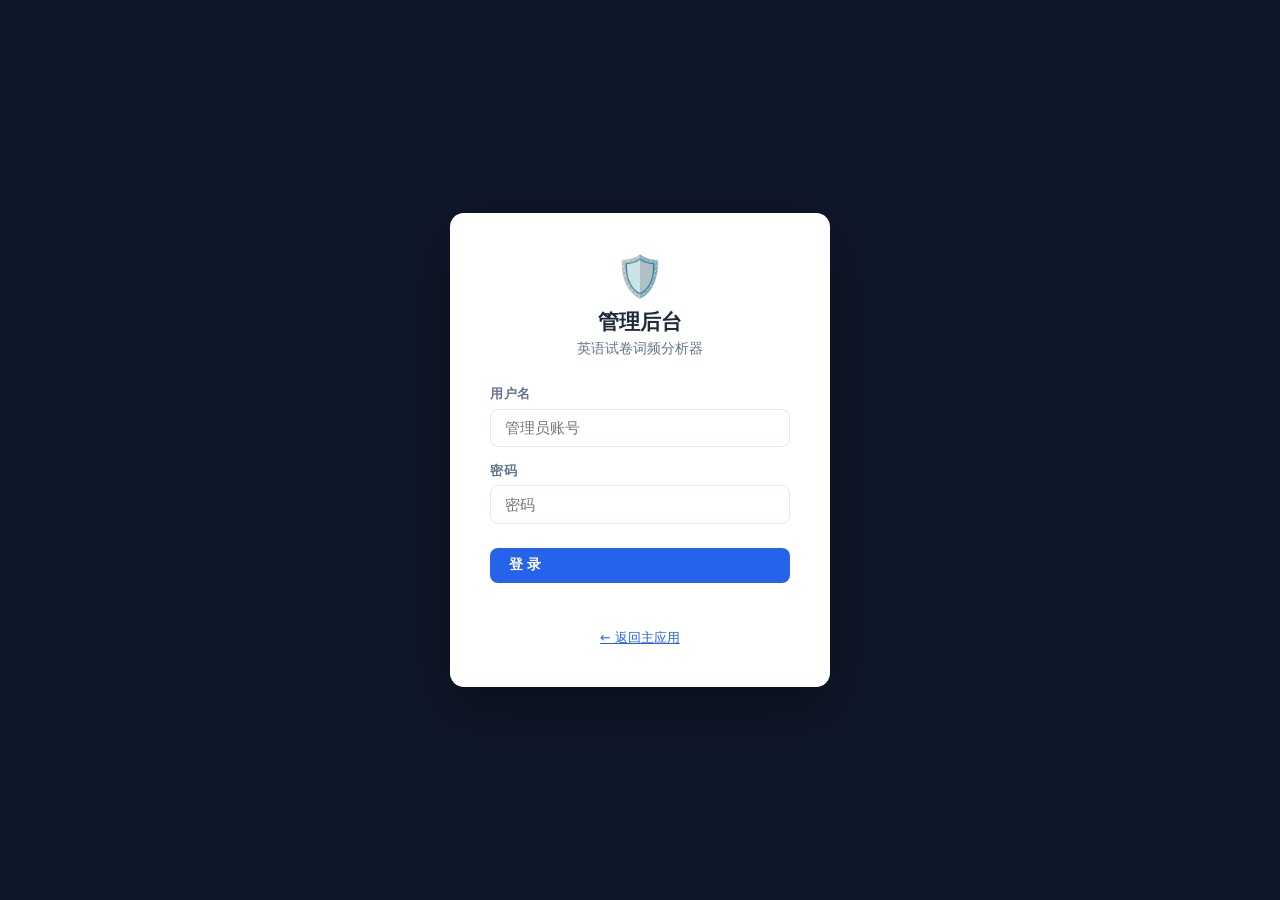
<file: frontend/admin.html>
<!DOCTYPE html>
<html lang="zh-CN">
<head>
<meta charset="UTF-8" />
<meta name="viewport" content="width=device-width, initial-scale=1.0" />
<title>管理后台 — 英语试卷词频分析器</title>
<style>
*, *::before, *::after { box-sizing: border-box; margin: 0; padding: 0; }
:root {
  --primary: #2563eb; --primary-dk: #1d4ed8;
  --success: #16a34a; --warn: #d97706; --danger: #dc2626;
  --bg: #f1f5f9; --card: #ffffff; --border: #e2e8f0;
  --text: #1e293b; --muted: #64748b; --radius: 10px;
  --sidebar: #1e293b; --sidebar-text: #cbd5e1; --sidebar-active: #2563eb;
  --shadow: 0 1px 4px rgba(0,0,0,.08), 0 4px 16px rgba(0,0,0,.06);
}
body { font-family: "Segoe UI", system-ui, sans-serif; background: var(--bg); color: var(--text); min-height: 100vh; display: flex; }

/* ── Login overlay ── */
#login-overlay {
  position: fixed; inset: 0; background: #0f172a;
  display: flex; align-items: center; justify-content: center; z-index: 100;
}
.login-box {
  background: var(--card); border-radius: 14px; padding: 2.5rem;
  width: 100%; max-width: 380px; box-shadow: 0 20px 60px rgba(0,0,0,.4);
}
.login-logo { text-align: center; margin-bottom: 1.75rem; }
.login-logo h1 { font-size: 1.3rem; font-weight: 800; color: var(--text); margin-top: .5rem; }
.login-logo p { font-size: .85rem; color: var(--muted); margin-top: .25rem; }
.form-group { margin-bottom: 1rem; }
.form-group label { display: block; font-size: .8rem; font-weight: 600; color: var(--muted); margin-bottom: .35rem; text-transform: uppercase; letter-spacing: .04em; }
.form-group input {
  width: 100%; padding: .6rem .85rem; border: 1.5px solid var(--border);
  border-radius: 8px; font-size: .95rem; outline: none; transition: border-color .2s;
}
.form-group input:focus { border-color: var(--primary); }
.err-msg { font-size: .82rem; color: var(--danger); margin-top: .5rem; min-height: 1.2em; }

/* ── Layout ── */
#admin-app { display: none; width: 100%; }
.sidebar {
  width: 230px; min-height: 100vh; background: var(--sidebar);
  display: flex; flex-direction: column; position: fixed; top: 0; left: 0; bottom: 0;
  z-index: 10; overflow-y: auto;
}
.sidebar-header { padding: 1.5rem 1.25rem 1rem; border-bottom: 1px solid rgba(255,255,255,.08); }
.sidebar-header h2 { font-size: .95rem; font-weight: 800; color: #fff; }
.sidebar-header p { font-size: .75rem; color: var(--sidebar-text); opacity: .7; margin-top: .2rem; }
.sidebar-nav { flex: 1; padding: .75rem 0; }
.nav-item {
  display: flex; align-items: center; gap: .65rem; padding: .65rem 1.25rem;
  color: var(--sidebar-text); font-size: .875rem; font-weight: 500; cursor: pointer;
  border: none; background: none; width: 100%; text-align: left; transition: background .15s;
}
.nav-item:hover { background: rgba(255,255,255,.06); }
.nav-item.active { background: var(--sidebar-active); color: #fff; font-weight: 700; }
.nav-item .icon { font-size: 1rem; width: 1.25rem; text-align: center; }
.sidebar-footer { padding: 1rem 1.25rem; border-top: 1px solid rgba(255,255,255,.08); }
.sidebar-footer .user-info { font-size: .78rem; color: var(--sidebar-text); opacity: .7; }

.main-area { margin-left: 230px; flex: 1; min-height: 100vh; display: flex; flex-direction: column; }
.topbar {
  background: var(--card); border-bottom: 1px solid var(--border);
  padding: .875rem 2rem; display: flex; align-items: center; justify-content: space-between;
  position: sticky; top: 0; z-index: 5;
}
.topbar h1 { font-size: 1.1rem; font-weight: 800; }
.topbar .actions { display: flex; gap: .75rem; align-items: center; }
.content { padding: 2rem; flex: 1; }

/* ── Cards ── */
.card { background: var(--card); border: 1px solid var(--border); border-radius: var(--radius); box-shadow: var(--shadow); padding: 1.5rem; margin-bottom: 1.5rem; }
.card-title { font-size: 1rem; font-weight: 700; margin-bottom: 1.25rem; display: flex; align-items: center; justify-content: space-between; }
.section { display: none; }
.section.active { display: block; }

/* ── Stats grid ── */
.stats-grid { display: grid; grid-template-columns: repeat(auto-fill, minmax(160px, 1fr)); gap: 1rem; margin-bottom: 1.5rem; }
.stat-card { background: var(--card); border: 1px solid var(--border); border-radius: var(--radius); padding: 1.25rem; text-align: center; }
.stat-card .value { font-size: 2rem; font-weight: 800; color: var(--primary); }
.stat-card .label { font-size: .78rem; font-weight: 600; color: var(--muted); margin-top: .25rem; text-transform: uppercase; letter-spacing: .04em; }

/* ── Chips ── */
.chip { display: inline-flex; align-items: center; gap: .3rem; padding: .2rem .6rem; border-radius: 20px; font-size: .75rem; font-weight: 700; }
.chip-ok { background: #dcfce7; color: #16a34a; }
.chip-warn { background: #fef3c7; color: #92400e; }
.chip-err { background: #fee2e2; color: #dc2626; }

/* ── Tables ── */
.tbl-wrap { overflow-x: auto; }
table { width: 100%; border-collapse: collapse; font-size: .875rem; }
th { text-align: left; font-size: .75rem; font-weight: 700; color: var(--muted); text-transform: uppercase; letter-spacing: .04em; padding: .6rem .75rem; border-bottom: 2px solid var(--border); }
td { padding: .6rem .75rem; border-bottom: 1px solid var(--border); vertical-align: middle; }
tr:last-child td { border-bottom: none; }
tr:hover td { background: #f8fafc; }
.mono { font-family: "Courier New", monospace; font-weight: 800; letter-spacing: .05em; }
.mono-blue { color: var(--primary); }
.mono-green { color: var(--success); }

/* ── Buttons ── */
.btn { display: inline-flex; align-items: center; gap: .4rem; padding: .55rem 1.2rem; border-radius: 8px; border: none; font-size: .875rem; font-weight: 600; cursor: pointer; transition: opacity .15s, transform .1s; }
.btn:hover { opacity: .88; }
.btn:active { transform: scale(.98); }
.btn-primary { background: var(--primary); color: #fff; }
.btn-success { background: var(--success); color: #fff; }
.btn-danger { background: var(--danger); color: #fff; }
.btn-outline { background: transparent; border: 1.5px solid var(--border); color: var(--text); }
.btn-warn { background: var(--warn); color: #fff; }
.btn-sm { padding: .3rem .75rem; font-size: .8rem; }
.btn:disabled { opacity: .4; cursor: not-allowed; }
.btn-row { display: flex; flex-wrap: wrap; gap: .75rem; margin-top: 1rem; }

/* ── Form elements ── */
.settings-grid { display: grid; grid-template-columns: repeat(auto-fill, minmax(280px, 1fr)); gap: 1.5rem; }
.settings-card { background: var(--bg); border: 1px solid var(--border); border-radius: var(--radius); padding: 1.25rem; }
.settings-card h3 { font-size: .85rem; font-weight: 800; color: var(--muted); text-transform: uppercase; letter-spacing: .06em; margin-bottom: 1rem; padding-bottom: .5rem; border-bottom: 1px solid var(--border); }
.field { margin-bottom: .85rem; }
.field label { display: block; font-size: .8rem; font-weight: 600; color: var(--muted); margin-bottom: .3rem; }
.field input[type=text], .field input[type=number], .field input[type=password], .field select, .field textarea {
  width: 100%; padding: .45rem .7rem; border: 1.5px solid var(--border);
  border-radius: 6px; font-size: .875rem; background: var(--card); outline: none; transition: border-color .2s;
}
.field input:focus, .field select:focus, .field textarea:focus { border-color: var(--primary); }
.field textarea { resize: vertical; min-height: 80px; font-family: monospace; font-size: .8rem; }
.toggle-field { display: flex; align-items: center; justify-content: space-between; margin-bottom: .85rem; }
.toggle-field label { font-size: .85rem; font-weight: 600; color: var(--text); }
.switch { position: relative; width: 38px; height: 22px; }
.switch input { display: none; }
.slider { position: absolute; inset: 0; background: var(--border); border-radius: 22px; cursor: pointer; transition: background .2s; }
.slider::before { content: ""; position: absolute; width: 16px; height: 16px; left: 3px; top: 3px; background: #fff; border-radius: 50%; transition: transform .2s; }
.switch input:checked + .slider { background: var(--primary); }
.switch input:checked + .slider::before { transform: translateX(16px); }

/* ── Status messages ── */
.status-msg { font-size: .82rem; padding: .4rem .75rem; border-radius: 6px; }
.status-msg.ok { background: #dcfce7; color: #16a34a; }
.status-msg.err { background: #fee2e2; color: #dc2626; }
.status-msg.info { background: #dbeafe; color: #1d4ed8; }
.loading { color: var(--muted); font-style: italic; font-size: .875rem; padding: 1rem; text-align: center; }

/* ── OCR test section ── */
.ocr-drop {
  border: 2px dashed var(--border); border-radius: var(--radius);
  padding: 2rem; text-align: center; cursor: pointer; transition: border-color .2s, background .2s;
  margin-bottom: 1rem;
}
.ocr-drop:hover, .ocr-drop.drag-over { border-color: var(--primary); background: #eff6ff; }
.ocr-result { background: #0f172a; color: #e2e8f0; border-radius: var(--radius); padding: 1.25rem; font-family: monospace; font-size: .8rem; max-height: 400px; overflow-y: auto; white-space: pre-wrap; word-break: break-word; }

/* ── Reset form inline ── */
.inline-form { display: none; align-items: center; gap: .5rem; margin-top: .5rem; flex-wrap: wrap; }
.inline-form.visible { display: flex; }
.inline-form input { padding: .35rem .6rem; border: 1.5px solid var(--border); border-radius: 6px; font-size: .82rem; outline: none; }
.inline-form input:focus { border-color: var(--primary); }
.inline-msg { font-size: .78rem; }
.inline-msg.ok { color: var(--success); }
.inline-msg.err { color: var(--danger); }

/* ── Modal ── */
.modal { display: none; position: fixed; inset: 0; background: rgba(0,0,0,.5); align-items: center; justify-content: center; z-index: 50; }
.modal.open { display: flex; }
.modal-box { background: var(--card); border-radius: 14px; padding: 2rem; width: 100%; max-width: 440px; box-shadow: 0 20px 60px rgba(0,0,0,.3); }
.modal-title { font-size: 1rem; font-weight: 800; margin-bottom: 1.25rem; }

/* ── Info boxes ── */
.info-grid { display: grid; grid-template-columns: repeat(auto-fill, minmax(240px, 1fr)); gap: .75rem; }
.info-row { display: flex; justify-content: space-between; align-items: center; padding: .4rem 0; border-bottom: 1px solid var(--border); font-size: .85rem; }
.info-row:last-child { border-bottom: none; }
.info-key { color: var(--muted); font-weight: 600; }
.info-val { font-weight: 700; word-break: break-all; max-width: 200px; text-align: right; }

/* ── Responsive ── */
@media (max-width: 768px) {
  .sidebar { width: 60px; }
  .nav-item span { display: none; }
  .sidebar-header h2, .sidebar-header p, .sidebar-footer { display: none; }
  .main-area { margin-left: 60px; }
}
</style>
</head>
<body>

<!-- ── Login overlay ── -->
<div id="login-overlay">
  <div class="login-box">
    <div class="login-logo">
      <div style="font-size:2.5rem">🛡️</div>
      <h1>管理后台</h1>
      <p>英语试卷词频分析器</p>
    </div>
    <div class="form-group">
      <label>用户名</label>
      <input type="text" id="l-user" placeholder="管理员账号" onkeydown="if(event.key==='Enter')doLogin()" />
    </div>
    <div class="form-group">
      <label>密码</label>
      <input type="password" id="l-pass" placeholder="密码" onkeydown="if(event.key==='Enter')doLogin()" />
    </div>
    <button class="btn btn-primary" style="width:100%;margin-top:.5rem" onclick="doLogin()">登 录</button>
    <div class="err-msg" id="login-err"></div>
    <div style="text-align:center;margin-top:1.25rem">
      <a href="/" style="font-size:.8rem;color:var(--primary)">← 返回主应用</a>
    </div>
  </div>
</div>

<!-- ── Admin app ── -->
<div id="admin-app">
  <!-- Sidebar -->
  <aside class="sidebar">
    <div class="sidebar-header">
      <h2>管理后台</h2>
      <p>英语词频分析器</p>
    </div>
    <nav class="sidebar-nav">
      <button class="nav-item active" onclick="nav('overview',this)" data-section="overview">
        <span class="icon">📊</span><span>系统概览</span>
      </button>
      <button class="nav-item" onclick="nav('users',this)" data-section="users">
        <span class="icon">👥</span><span>用户管理</span>
      </button>
      <button class="nav-item" onclick="nav('codes',this)" data-section="codes">
        <span class="icon">🗂️</span><span>试卷 / 词典码</span>
      </button>
      <button class="nav-item" onclick="nav('config',this)" data-section="config">
        <span class="icon">⚙️</span><span>系统配置</span>
      </button>
      <button class="nav-item" onclick="nav('ocr',this)" data-section="ocr">
        <span class="icon">🔬</span><span>OCR 测试</span>
      </button>
      <button class="nav-item" onclick="nav('lookup',this)" data-section="lookup">
        <span class="icon">🔎</span><span>在线查词</span>
      </button>
      <button class="nav-item" onclick="nav('system',this)" data-section="system">
        <span class="icon">🖥️</span><span>系统信息</span>
      </button>
      <button class="nav-item" onclick="nav('migration',this)" data-section="migration">
        <span class="icon">📦</span><span>数据迁移</span>
      </button>
    </nav>
    <div class="sidebar-footer">
      <div class="user-info" id="sidebar-user">未登录</div>
      <button class="btn btn-sm btn-outline" style="margin-top:.5rem;color:#cbd5e1;border-color:#475569;width:100%" onclick="doLogout()">退出登录</button>
    </div>
  </aside>

  <!-- Main area -->
  <div class="main-area">
    <div class="topbar">
      <h1 id="section-title">系统概览</h1>
      <div class="actions">
        <a href="/" class="btn btn-outline btn-sm">← 返回主应用</a>
        <button class="btn btn-outline btn-sm" onclick="reloadSection()">🔄 刷新</button>
      </div>
    </div>

    <div class="content">

      <!-- ── Overview ── -->
      <div class="section active" id="sec-overview">
        <div class="stats-grid" id="stats-grid">
          <div class="stat-card"><div class="value">—</div><div class="label">用户数</div></div>
          <div class="stat-card"><div class="value">—</div><div class="label">管理员数</div></div>
          <div class="stat-card"><div class="value">—</div><div class="label">试卷数</div></div>
          <div class="stat-card"><div class="value">—</div><div class="label">词典数</div></div>
        </div>
        <div class="card">
          <div class="card-title">OCR 能力</div>
          <div id="ocr-caps">加载中…</div>
        </div>
        <div class="card">
          <div class="card-title">运行时配置摘要</div>
          <div id="config-summary">加载中…</div>
        </div>
      </div>

      <!-- ── Users ── -->
      <div class="section" id="sec-users">
        <div class="card">
          <div class="card-title">
            用户列表
            <button class="btn btn-primary btn-sm" onclick="document.getElementById('create-user-modal').classList.add('open')">+ 新建用户</button>
          </div>
          <div id="users-table">加载中…</div>
        </div>
      </div>

      <!-- ── Codes ── -->
      <div class="section" id="sec-codes">
        <div class="card">
          <div class="card-title">试卷码</div>
          <div id="exams-table">加载中…</div>
        </div>
        <div class="card">
          <div class="card-title">词典码</div>
          <div id="dicts-table">加载中…</div>
        </div>
      </div>

      <!-- ── Config ── -->
      <div class="section" id="sec-config">
        <div class="card">
          <div class="card-title">系统配置</div>
          <div id="config-form">加载中…</div>
        </div>
      </div>

      <!-- ── OCR Test ── -->
      <div class="section" id="sec-ocr">
        <div class="card">
          <div class="card-title">OCR 文本提取测试</div>
          <p style="font-size:.85rem;color:var(--muted);margin-bottom:1rem">上传图片或PDF，查看提取的原始文本（用于诊断OCR效果）</p>
          <div class="ocr-drop" id="ocr-drop" onclick="document.getElementById('ocr-file-input').click()"
               ondragover="event.preventDefault();this.classList.add('drag-over')"
               ondragleave="this.classList.remove('drag-over')"
               ondrop="event.preventDefault();this.classList.remove('drag-over');handleOcrFile(event.dataTransfer.files[0])">
            <div style="font-size:2rem">📄</div>
            <p style="margin-top:.5rem;color:var(--muted)">点击或拖放文件（图片 / PDF / DOCX / TXT）</p>
          </div>
          <input type="file" id="ocr-file-input" style="display:none" accept=".png,.jpg,.jpeg,.bmp,.tif,.tiff,.webp,.pdf,.docx,.txt" onchange="handleOcrFile(this.files[0])" />
          <div id="ocr-status" style="margin-bottom:1rem"></div>
          <div id="ocr-result-wrap" style="display:none">
            <div style="display:flex;gap:1rem;align-items:center;margin-bottom:.75rem;flex-wrap:wrap">
              <span id="ocr-meta" style="font-size:.82rem;color:var(--muted)"></span>
              <button class="btn btn-outline btn-sm" onclick="copyOcrText()">复制文本</button>
            </div>
            <div class="ocr-result" id="ocr-result-text"></div>
          </div>
        </div>
      </div>

      <!-- ── Live dict lookup tester ── -->
      <div class="section" id="sec-lookup">
        <div class="card">
          <div class="card-title">在线查词联调（多源聚合）</div>
          <p style="font-size:.85rem;color:var(--muted);margin-bottom:.75rem">
            一次查询会并发调用所有勾选的词典源（iciba / free_dict / merriam_webster / youdao / ecdict），
            返回各源的命中情况和耗时，用于核对 API 配置是否生效。
          </p>
          <div style="display:flex;flex-wrap:wrap;gap:.5rem;align-items:center;margin-bottom:.75rem">
            <input class="cfg-input" id="lookup-word" type="text" placeholder="输入英文单词 (如: eloquent)"
                   style="flex:1;min-width:240px" />
            <button class="btn btn-primary" onclick="doLookupTest()">查询</button>
          </div>
          <div id="lookup-sources-row" style="display:flex;flex-wrap:wrap;gap:.4rem;margin-bottom:1rem"></div>
          <div id="lookup-result"></div>
        </div>
        <div class="card">
          <div class="card-title">词典缓存
            <button class="btn btn-outline btn-sm" onclick="loadDictCacheStats()">刷新</button>
            <button class="btn btn-danger btn-sm" onclick="clearDictCache()">全部清空</button>
          </div>
          <div id="dict-cache-stats" style="font-size:.88rem">加载中…</div>
        </div>
      </div>

      <!-- ── System ── -->
      <div class="section" id="sec-system">
        <div class="card">
          <div class="card-title">Python 环境</div>
          <div id="sys-info">加载中…</div>
        </div>
      </div>

      <!-- ── Data migration ── -->
      <div class="section" id="sec-migration">
        <div class="card">
          <div class="card-title">服务器迁移：导出 / 导入快照</div>
          <p style="font-size:.85rem;color:var(--muted);margin-bottom:1rem">
            一键导出整台服务器的全部数据为单个 <code>.zip</code> 包（含数据库、用户文件、词表），
            在新机器部署本程序后上传即可还原。导入前会自动生成回滚快照。
          </p>

          <div class="card" style="background:var(--bg-2);box-shadow:none;padding:1rem;margin-bottom:1rem">
            <div style="font-size:.82rem;color:var(--muted);text-transform:uppercase;letter-spacing:.04em;font-weight:700;margin-bottom:.5rem">
              当前服务器状态
            </div>
            <div id="migration-stats">加载中…</div>
          </div>

          <h4 style="font-size:.85rem;font-weight:700;margin:1rem 0 .5rem">导出</h4>
          <div style="display:flex;flex-wrap:wrap;gap:1rem;align-items:center;margin-bottom:.75rem">
            <label style="display:flex;align-items:center;gap:.35rem;font-size:.85rem">
              <input type="checkbox" id="exp-files" checked> 包含用户文件 (data/files)
            </label>
            <label style="display:flex;align-items:center;gap:.35rem;font-size:.85rem">
              <input type="checkbox" id="exp-wordlists" checked> 包含词表 (data/wordlists)
            </label>
            <label style="display:flex;align-items:center;gap:.35rem;font-size:.85rem">
              <input type="checkbox" id="exp-ocr-cache"> 包含 OCR 缓存（较大）
            </label>
            <label style="display:flex;align-items:center;gap:.35rem;font-size:.85rem">
              压缩级别
              <select class="cfg-input" id="exp-compression" style="padding:.3rem .5rem;font-size:.82rem">
                <option value="store">store（不压缩，最快）</option>
                <option value="fast">fast（速度优先）</option>
                <option value="balanced" selected>balanced（推荐）</option>
                <option value="best">best（体积最小，较慢）</option>
              </select>
            </label>
          </div>
          <div style="display:flex;gap:.5rem;align-items:center;flex-wrap:wrap;margin-bottom:.5rem">
            <input class="cfg-input" id="exp-notes" type="text" placeholder="备注（可选，保留在 manifest 中）"
                   style="flex:1;min-width:280px" maxlength="500" />
            <button class="btn btn-primary" onclick="doMigrationExport()">📥 生成并下载快照</button>
          </div>
          <div id="exp-status" style="font-size:.85rem;color:var(--muted)"></div>

          <hr style="margin:1.5rem 0;border:none;border-top:1px solid var(--border)">

          <h4 style="font-size:.85rem;font-weight:700;margin:1rem 0 .5rem">导入</h4>
          <p style="font-size:.8rem;color:var(--warn,#b45309);margin-bottom:.75rem">
            ⚠️ 导入会替换数据库内容。默认保留扩展文件并自动生成回滚快照；务必先在新机器尝试 <b>试运行</b>。
          </p>
          <div style="display:flex;flex-wrap:wrap;gap:1rem;align-items:center;margin-bottom:.75rem;font-size:.85rem">
            <label style="display:flex;align-items:center;gap:.35rem">
              <input type="checkbox" id="imp-replace-files"> 完全替换 data/files
            </label>
            <label style="display:flex;align-items:center;gap:.35rem">
              <input type="checkbox" id="imp-replace-wordlists"> 完全替换 data/wordlists
            </label>
            <label style="display:flex;align-items:center;gap:.35rem">
              <input type="checkbox" id="imp-replace-ocr"> 完全替换 OCR 缓存
            </label>
            <label style="display:flex;align-items:center;gap:.35rem">
              <input type="checkbox" id="imp-safety-backup" checked> 导入前生成回滚快照
            </label>
            <label style="display:flex;align-items:center;gap:.35rem">
              <input type="checkbox" id="imp-abort-conflict"> 用户名冲突时中止
            </label>
            <label style="display:flex;align-items:center;gap:.35rem">
              <input type="checkbox" id="imp-verify-checksums" checked> 校验全部成员 SHA256
            </label>
          </div>
          <div style="display:flex;gap:.5rem;align-items:center;flex-wrap:wrap">
            <input type="file" id="imp-file" accept=".zip" style="flex:1;min-width:240px" />
            <button class="btn btn-outline" onclick="doMigrationImport(true)">🔍 试运行（仅校验）</button>
            <button class="btn btn-danger" onclick="doMigrationImport(false)">🚀 立即导入</button>
          </div>
          <div id="imp-status" style="margin-top:.75rem;font-size:.85rem"></div>
          <pre id="imp-report" style="display:none;background:var(--bg-2);padding:.75rem;border-radius:.5rem;font-size:.78rem;max-height:320px;overflow:auto;margin-top:.75rem"></pre>
        </div>

        <!-- ── Scheduled automatic backups ── -->
        <div class="card">
          <div class="card-title">
            ⏰ 定时自动备份
            <button class="btn btn-outline btn-sm" onclick="loadBackupSchedule()">刷新</button>
          </div>
          <p style="font-size:.8rem;color:var(--muted);margin-bottom:.75rem">
            按设定的时间间隔自动生成快照，按保留策略自动清理旧文件。生成的文件以 <code>auto-</code> 开头，可在下方一键还原（无需重新上传）。
          </p>
          <div id="schedule-status" style="background:var(--bg-2);padding:.75rem;border-radius:.5rem;margin-bottom:1rem;font-size:.82rem">加载中…</div>

          <div style="display:flex;flex-wrap:wrap;gap:1rem;align-items:center;margin-bottom:.75rem;font-size:.85rem">
            <label class="toggle-field" style="margin:0">
              <span>启用调度</span>
              <label class="switch"><input type="checkbox" id="sched-enabled"><span class="slider"></span></label>
            </label>
            <label style="display:flex;align-items:center;gap:.35rem">
              间隔
              <select class="cfg-input" id="sched-interval" style="padding:.3rem .5rem;font-size:.82rem">
                <option value="1">每 1 小时</option>
                <option value="6">每 6 小时</option>
                <option value="12">每 12 小时</option>
                <option value="24" selected>每 24 小时</option>
                <option value="72">每 3 天</option>
                <option value="168">每周</option>
              </select>
            </label>
            <label style="display:flex;align-items:center;gap:.35rem">
              保留份数
              <input class="cfg-input" type="number" id="sched-retention" min="1" max="50" value="7"
                     style="width:5rem;padding:.3rem .5rem;font-size:.82rem">
            </label>
            <label style="display:flex;align-items:center;gap:.35rem">
              压缩
              <select class="cfg-input" id="sched-compression" style="padding:.3rem .5rem;font-size:.82rem">
                <option value="store">store</option>
                <option value="fast" selected>fast</option>
                <option value="balanced">balanced</option>
                <option value="best">best</option>
              </select>
            </label>
          </div>
          <div style="display:flex;flex-wrap:wrap;gap:1rem;align-items:center;margin-bottom:.75rem;font-size:.85rem">
            <label style="display:flex;align-items:center;gap:.35rem">
              <input type="checkbox" id="sched-files" checked> 含 data/files
            </label>
            <label style="display:flex;align-items:center;gap:.35rem">
              <input type="checkbox" id="sched-wordlists" checked> 含 data/wordlists
            </label>
            <label style="display:flex;align-items:center;gap:.35rem">
              <input type="checkbox" id="sched-ocr"> 含 OCR 缓存
            </label>
          </div>
          <div style="display:flex;gap:.5rem;flex-wrap:wrap">
            <button class="btn btn-primary" onclick="saveBackupSchedule()">💾 保存计划</button>
            <button class="btn btn-outline" onclick="runBackupNow()">▶️ 立即备份</button>
          </div>
          <div id="sched-msg" style="margin-top:.6rem;font-size:.85rem"></div>
        </div>

        <div class="card">
          <div class="card-title">
            备份历史
            <button class="btn btn-outline btn-sm" onclick="loadMigrationBackups()">刷新</button>
          </div>
          <p style="font-size:.8rem;color:var(--muted);margin-bottom:.75rem">
            备份目录 <code>data/migration_backups/</code> 中的所有快照，包括定时备份（<code>auto-</code>）、导入前安全备份（<code>pre-import-</code>）。可下载、删除或就地还原。
          </p>
          <div id="migration-backups">加载中…</div>
        </div>
      </div>

    </div><!-- /content -->
  </div><!-- /main-area -->
</div><!-- /admin-app -->

<!-- ── Create user modal ── -->
<div class="modal" id="create-user-modal">
  <div class="modal-box">
    <div class="modal-title">新建用户</div>
    <div class="field">
      <label>用户名</label>
      <input type="text" id="cu-username" placeholder="字母/数字/下划线，2-32位" />
    </div>
    <div class="field">
      <label>密码</label>
      <input type="password" id="cu-password" placeholder="至少 6 位" />
    </div>
    <div class="toggle-field">
      <label>设为管理员</label>
      <label class="switch"><input type="checkbox" id="cu-admin" /><span class="slider"></span></label>
    </div>
    <div class="err-msg" id="cu-err"></div>
    <div class="btn-row">
      <button class="btn btn-primary" onclick="doCreateUser()">创建</button>
      <button class="btn btn-outline" onclick="document.getElementById('create-user-modal').classList.remove('open')">取消</button>
    </div>
  </div>
</div>

<script>
'use strict';
let ADMIN_TOKEN = localStorage.getItem('admin_token') || '';
const sections = ['overview','users','codes','config','ocr','lookup','system','migration'];
const sectionTitles = {
  overview: '系统概览', users: '用户管理', codes: '试卷 / 词典码',
  config: '系统配置', ocr: 'OCR 测试', lookup: '在线查词',
  system: '系统信息', migration: '数据迁移',
};
let currentSection = 'overview';

function esc(s) {
  return String(s||'').replace(/&/g,'&amp;').replace(/</g,'&lt;').replace(/>/g,'&gt;').replace(/"/g,'&quot;');
}
function fmtDate(iso) {
  if (!iso) return '—';
  let s = String(iso).trim();
  if (s.indexOf(' ') > 0 && s.indexOf('T') < 0) s = s.replace(' ', 'T');
  s = s.replace(/(\.\d{3})\d+/, '$1');
  if (/T\d{2}:\d{2}:\d{2}(\.\d+)?$/.test(s)) s += 'Z';
  const d = new Date(s);
  if (isNaN(d.getTime())) return String(iso);
  try {
    return d.toLocaleDateString('zh-CN') + ' ' + d.toLocaleTimeString('zh-CN', {hour:'2-digit',minute:'2-digit'});
  } catch (_) {
    return d.toISOString().slice(0, 16).replace('T', ' ');
  }
}
function apiFetch(url, opts={}) {
  opts.headers = opts.headers || {};
  if (ADMIN_TOKEN && !(opts.body instanceof FormData)) {
    opts.headers['Authorization'] = 'Bearer ' + ADMIN_TOKEN;
    opts.headers['Content-Type'] = opts.headers['Content-Type'] || 'application/json';
  } else if (ADMIN_TOKEN) {
    opts.headers['Authorization'] = 'Bearer ' + ADMIN_TOKEN;
  }
  return fetch(url, opts);
}

// ── Auth ──
async function doLogin() {
  const err = document.getElementById('login-err');
  err.textContent = '';
  const username = document.getElementById('l-user').value.trim();
  const password = document.getElementById('l-pass').value;
  if (!username || !password) { err.textContent = '请填写用户名和密码'; return; }
  try {
    const resp = await fetch('/auth/login', {
      method: 'POST', headers: {'Content-Type':'application/json'},
      body: JSON.stringify({username, password}),
    });
    const data = await resp.json();
    if (!resp.ok) { err.textContent = data.detail || '登录失败'; return; }
    if (!data.is_admin) { err.textContent = '该账号没有管理员权限'; return; }
    const token = data.token || data.access_token;
    if (!token) { err.textContent = '登录成功，但未收到有效 token'; return; }
    ADMIN_TOKEN = token;
    localStorage.setItem('admin_token', ADMIN_TOKEN);
    document.getElementById('login-overlay').style.display = 'none';
    document.getElementById('admin-app').style.display = 'flex';
    document.getElementById('sidebar-user').textContent = data.username || username;
    await loadSection('overview');
  } catch(e) { err.textContent = '网络错误：' + e.message; }
}

function doLogout() {
  ADMIN_TOKEN = '';
  localStorage.removeItem('admin_token');
  location.reload();
}

async function checkAuth() {
  if (!ADMIN_TOKEN) return;
  try {
    const resp = await apiFetch('/auth/me');
    const data = await resp.json();
    if (!resp.ok || !data.is_admin) { doLogout(); return; }
    document.getElementById('login-overlay').style.display = 'none';
    document.getElementById('admin-app').style.display = 'flex';
    document.getElementById('sidebar-user').textContent = data.username;
    await loadSection('overview');
  } catch { doLogout(); }
}

// ── Navigation ──
function nav(section, btn) {
  document.querySelectorAll('.nav-item').forEach(b => b.classList.remove('active'));
  if (btn) btn.classList.add('active');
  sections.forEach(s => document.getElementById('sec-'+s).classList.remove('active'));
  document.getElementById('sec-'+section).classList.add('active');
  document.getElementById('section-title').textContent = sectionTitles[section] || section;
  currentSection = section;
  loadSection(section);
}

function reloadSection() { loadSection(currentSection); }

async function loadSection(s) {
  if (s === 'overview') await loadOverview();
  else if (s === 'users') await loadUsers();
  else if (s === 'codes') await loadCodes();
  else if (s === 'config') await loadConfig();
  else if (s === 'lookup') await loadLookup();
  else if (s === 'system') await loadSystem();
  else if (s === 'migration') await loadMigration();
}

// ── Overview ──
async function loadOverview() {
  try {
    const resp = await apiFetch('/admin/overview');
    const data = await resp.json();
    const caps = data.ocr_capabilities || {};
    const cfg = data.runtime_config || {};
    const analysis = cfg.analysis || {};
    const ocr = cfg.ocr || {};

    document.getElementById('stats-grid').innerHTML = `
      <div class="stat-card"><div class="value">${data.users||0}</div><div class="label">用户数</div></div>
      <div class="stat-card"><div class="value">${data.admins||0}</div><div class="label">管理员</div></div>
      <div class="stat-card"><div class="value">${data.exams||0}</div><div class="label">试卷数</div></div>
      <div class="stat-card"><div class="value">${data.dicts||0}</div><div class="label">词典数</div></div>`;

    document.getElementById('ocr-caps').innerHTML = `
      <div style="display:flex;gap:.5rem;flex-wrap:wrap;margin-bottom:.75rem">
        <span class="chip ${caps.rapidocr?'chip-ok':'chip-warn'}">RapidOCR ${caps.rapidocr?'✓ 可用':'✗ 不可用'}</span>
        <span class="chip ${caps.pytesseract?'chip-ok':'chip-warn'}">pytesseract ${caps.pytesseract?'✓ 已安装':'✗ 未安装'}</span>
        <span class="chip ${caps.tesseract_configured?'chip-ok':'chip-warn'}">Tesseract路径 ${caps.tesseract_configured?'✓ 已配置':'✗ 未配置'}</span>
      </div>
      ${caps.tesseract_cmd ? `<div style="font-size:.8rem;color:var(--muted)">路径：${esc(caps.tesseract_cmd)}</div>` : ''}`;

    document.getElementById('config-summary').innerHTML = `
      <div class="info-grid">
        <div>
          <div class="info-row"><span class="info-key">词汇提供源</span><span class="info-val">${esc(cfg.vocab_provider||'—')}</span></div>
          <div class="info-row"><span class="info-key">AI 模型</span><span class="info-val" style="font-size:.8rem">${esc(cfg.ai_model||'—')}</span></div>
          <div class="info-row"><span class="info-key">AI 批量大小</span><span class="info-val">${esc(cfg.ai_batch_size||'—')}</span></div>
          <div class="info-row"><span class="info-key">开放注册</span><span class="info-val">${cfg.registration_enabled?'✓ 开放':'✗ 关闭'}</span></div>
          <div class="info-row"><span class="info-key">解析后端</span><span class="info-val">${esc(cfg.parse_backend||'local')}</span></div>
        </div>
        <div>
          <div class="info-row"><span class="info-key">OCR 引擎</span><span class="info-val">${esc(ocr.engine||'auto')}</span></div>
          <div class="info-row"><span class="info-key">PDF OCR 阈值</span><span class="info-val">${esc(ocr.pdf_ocr_threshold??50)} 字符</span></div>
          <div class="info-row"><span class="info-key">最短词长</span><span class="info-val">${esc(analysis.min_word_length||2)}</span></div>
          <div class="info-row"><span class="info-key">词汇 Top-N</span><span class="info-val">${esc(analysis.top_n||50)}</span></div>
          <div class="info-row"><span class="info-key">过滤停用词</span><span class="info-val">${analysis.filter_stopwords?'是':'否'}</span></div>
        </div>
      </div>`;
  } catch(e) {
    document.getElementById('stats-grid').innerHTML = `<div style="color:var(--danger)">${e.message}</div>`;
  }
}

// ── Users ──
async function loadUsers() {
  const el = document.getElementById('users-table');
  el.innerHTML = '<div class="loading">加载中…</div>';
  try {
    const resp = await apiFetch('/admin/users');
    const users = await resp.json();
    if (!users.length) { el.innerHTML = '<div class="loading">暂无用户</div>'; return; }
    el.innerHTML = `<div class="tbl-wrap"><table>
      <thead><tr><th>#</th><th>用户名</th><th>角色</th><th>试卷</th><th>词典</th><th>注册时间</th><th>操作</th></tr></thead>
      <tbody>${users.map(u => `
        <tr id="urow-${u.id}">
          <td style="color:var(--muted);font-size:.8rem">${u.id}</td>
          <td><b>${esc(u.username)}</b></td>
          <td><span class="chip ${u.is_admin?'chip-ok':'chip-warn'}">${u.is_admin?'管理员':'用户'}</span></td>
          <td>${u.exam_count}</td><td>${u.dict_count}</td>
          <td style="font-size:.78rem;color:var(--muted)">${fmtDate(u.created_at)}</td>
          <td>
            <div style="display:flex;gap:.4rem;flex-wrap:wrap">
              ${!u.is_admin ? `
                <button class="btn btn-outline btn-sm" onclick="toggleResetForm(${u.id})">重置密码</button>
                <button class="btn btn-danger btn-sm" onclick="deleteUser(${u.id},'${esc(u.username)}')">删除</button>
              ` : '<span style="color:var(--muted);font-size:.78rem">受保护</span>'}
            </div>
            <div class="inline-form" id="reset-form-${u.id}">
              <input type="password" id="reset-pw-${u.id}" placeholder="新密码（至少6位）" style="width:160px" />
              <button class="btn btn-danger btn-sm" onclick="doResetPw(${u.id})">确认</button>
              <button class="btn btn-outline btn-sm" onclick="toggleResetForm(${u.id})">取消</button>
              <span class="inline-msg" id="reset-msg-${u.id}"></span>
            </div>
          </td>
        </tr>`).join('')}
      </tbody></table></div>`;
  } catch(e) { el.innerHTML = `<div style="color:var(--danger)">${e.message}</div>`; }
}

function toggleResetForm(id) {
  document.getElementById('reset-form-'+id).classList.toggle('visible');
}

async function doResetPw(id) {
  const pw = document.getElementById('reset-pw-'+id).value;
  const msg = document.getElementById('reset-msg-'+id);
  msg.className = 'inline-msg'; msg.textContent = '';
  if (!pw || pw.length < 6) { msg.className='inline-msg err'; msg.textContent='密码至少6位'; return; }
  try {
    const resp = await apiFetch(`/admin/users/${id}/reset-password`, {
      method:'POST', body: JSON.stringify({new_password:pw}),
    });
    const data = await resp.json();
    if (!resp.ok) { msg.className='inline-msg err'; msg.textContent=data.detail||'失败'; return; }
    msg.className='inline-msg ok'; msg.textContent='已重置';
    document.getElementById('reset-pw-'+id).value = '';
    setTimeout(() => toggleResetForm(id), 1500);
  } catch(e) { msg.className='inline-msg err'; msg.textContent=e.message; }
}

async function deleteUser(id, name) {
  if (!confirm(`确认删除用户「${name}」？该用户的所有试卷和词典也会被删除。`)) return;
  try {
    const resp = await apiFetch(`/admin/users/${id}`, {method:'DELETE'});
    const data = await resp.json();
    if (!resp.ok) { alert(data.detail||'删除失败'); return; }
    await loadUsers();
  } catch(e) { alert(e.message); }
}

async function doCreateUser() {
  const err = document.getElementById('cu-err');
  err.textContent = '';
  const username = document.getElementById('cu-username').value.trim();
  const password = document.getElementById('cu-password').value;
  const is_admin = document.getElementById('cu-admin').checked;
  try {
    const resp = await apiFetch('/admin/users', {
      method:'POST', body: JSON.stringify({username,password,is_admin}),
    });
    const data = await resp.json();
    if (!resp.ok) { err.textContent = data.detail||'创建失败'; return; }
    document.getElementById('create-user-modal').classList.remove('open');
    document.getElementById('cu-username').value = '';
    document.getElementById('cu-password').value = '';
    document.getElementById('cu-admin').checked = false;
    await loadUsers();
  } catch(e) { err.textContent = e.message; }
}

// ── Codes ──
async function loadCodes() {
  document.getElementById('exams-table').innerHTML = '<div class="loading">加载中…</div>';
  document.getElementById('dicts-table').innerHTML = '<div class="loading">加载中…</div>';
  try {
    const resp = await apiFetch('/admin/codes');
    const data = await resp.json();

    const examsEl = document.getElementById('exams-table');
    if (!data.exams.length) { examsEl.innerHTML = '<div class="loading">暂无试卷</div>'; }
    else {
      examsEl.innerHTML = `<div class="tbl-wrap"><table>
        <thead><tr><th>试卷码</th><th>文件名</th><th>上传者</th><th>时间</th><th>操作</th></tr></thead>
        <tbody>${data.exams.map(e => `
          <tr><td><span class="mono mono-blue">${esc(e.exam_code)}</span></td>
          <td style="font-size:.83rem">${esc(e.filename)}</td>
          <td>${esc(e.username)}</td>
          <td style="font-size:.78rem;color:var(--muted)">${fmtDate(e.created_at)}</td>
          <td><div style="display:flex;gap:.4rem">
            <button class="btn btn-outline btn-sm" onclick="window.open('/?exam=${esc(e.exam_code)}','_blank')">查看</button>
            <button class="btn btn-sm" onclick="copyText('${esc(e.exam_code)}',this)">复制码</button>
          </div></td></tr>`).join('')}
        </tbody></table></div>`;
    }

    const dictsEl = document.getElementById('dicts-table');
    if (!data.dicts.length) { dictsEl.innerHTML = '<div class="loading">暂无词典</div>'; }
    else {
      dictsEl.innerHTML = `<div class="tbl-wrap"><table>
        <thead><tr><th>词典码</th><th>关联试卷码</th><th>文件名</th><th>上传者</th><th>时间</th><th>操作</th></tr></thead>
        <tbody>${data.dicts.map(d => `
          <tr><td><span class="mono mono-green">${esc(d.dict_code)}</span></td>
          <td>${d.exam_code?`<span class="mono" style="font-size:.85rem">${esc(d.exam_code)}</span>`:'—'}</td>
          <td style="font-size:.83rem">${esc(d.filename)}</td>
          <td>${esc(d.username)}</td>
          <td style="font-size:.78rem;color:var(--muted)">${fmtDate(d.created_at)}</td>
          <td><div style="display:flex;gap:.4rem">
            <button class="btn btn-outline btn-sm" onclick="window.open('/?dict=${esc(d.dict_code)}','_blank')">查看</button>
            <button class="btn btn-sm" onclick="copyText('${esc(d.dict_code)}',this)">复制码</button>
          </div></td></tr>`).join('')}
        </tbody></table></div>`;
    }
  } catch(e) {
    document.getElementById('exams-table').innerHTML = `<div style="color:var(--danger)">${e.message}</div>`;
  }
}

function copyText(text, btn) {
  navigator.clipboard.writeText(text).then(() => {
    const orig = btn.textContent; btn.textContent = '✓ 已复制';
    setTimeout(() => btn.textContent = orig, 1200);
  });
}

// ── Config ──
async function loadConfig() {
  const el = document.getElementById('config-form');
  el.innerHTML = '<div class="loading">加载中…</div>';
  try {
    const resp = await apiFetch('/admin/config');
    const data = await resp.json();
    if (!resp.ok) throw new Error(data.detail||'加载失败');
    const cfg = data.config || {};
    const analysis = cfg.analysis || {};
    const ocr = cfg.ocr || {};
    const mineru = cfg.mineru || {};
    const ea = s => `escAttr_${s}`;

    el.innerHTML = `
      <div class="settings-grid">

        <div class="settings-card">
          <h3>分析默认值</h3>
          <div class="field"><label>最短词长（1-10）</label><input class="cfg-input" id="cfg-min-word-length" type="number" min="1" max="10" value="${analysis.min_word_length??2}" /></div>
          <div class="field"><label>词汇 Top-N（5-300）</label><input class="cfg-input" id="cfg-top-n" type="number" min="5" max="300" value="${analysis.top_n??50}" /></div>
          <div class="toggle-field"><label>过滤停用词</label><label class="switch"><input id="cfg-filter-stopwords" type="checkbox"${analysis.filter_stopwords?' checked':''} /><span class="slider"></span></label></div>
          <div class="toggle-field"><label>保留专有名词</label><label class="switch"><input id="cfg-keep-proper" type="checkbox"${analysis.keep_proper_nouns?' checked':''} /><span class="slider"></span></label></div>
          <div class="toggle-field"><label>过滤数字</label><label class="switch"><input id="cfg-filter-numbers" type="checkbox"${analysis.filter_numbers?' checked':''} /><span class="slider"></span></label></div>
          <div class="toggle-field"><label>过滤基础词</label><label class="switch"><input id="cfg-filter-basic" type="checkbox"${analysis.filter_basic_words?' checked':''} /><span class="slider"></span></label></div>
          <div class="field"><label>基础词 Zipf 阈值（3.0-8.0）</label><input class="cfg-input" id="cfg-basic-threshold" type="number" min="3.0" max="8.0" step="0.1" value="${analysis.basic_words_threshold??5.7}" /></div>
        </div>

        <div class="settings-card">
          <h3>词频权重</h3>
          <div class="field"><label>正文权重</label><input class="cfg-input" id="cfg-weight-body" type="number" step="0.1" value="${analysis.weight_body??1.0}" /></div>
          <div class="field"><label>题干权重</label><input class="cfg-input" id="cfg-weight-stem" type="number" step="0.1" value="${analysis.weight_stem??1.5}" /></div>
          <div class="field"><label>选项权重</label><input class="cfg-input" id="cfg-weight-option" type="number" step="0.1" value="${analysis.weight_option??3.0}" /></div>
          <h3 style="margin-top:1rem">词汇生成</h3>
          <div class="field"><label>词汇提供源</label><select class="cfg-input" id="cfg-provider">
            ${(data.providers||[]).map(n => `<option value="${n}"${cfg.vocab_provider===n?' selected':''}>${n}</option>`).join('')}
          </select></div>
          <div class="field"><label>AI 模型（用于词汇富化）</label><input class="cfg-input" id="cfg-ai-model" type="text" placeholder="claude-opus-4-6" value="${esc(cfg.ai_model||'')}" /></div>
          <div class="field"><label>AI 批量大小（1-50）</label><input class="cfg-input" id="cfg-ai-batch-size" type="number" min="1" max="50" value="${cfg.ai_batch_size??20}" /></div>
        </div>

        <div class="settings-card">
          <h3>AI 提供商密钥</h3>
          <p style="font-size:.78rem;color:var(--muted);margin-bottom:.75rem">在此配置 AI 服务商的 API 密钥。留空则保持现有值不变。</p>
          <div class="field"><label>Anthropic API Key（Claude）</label>
            <input class="cfg-input" id="cfg-anthropic-key" type="password"
              placeholder="${cfg.llm?.anthropic_api_key ? '● 已配置（留空不修改）' : '未配置，输入后保存'}" />
          </div>
          <div class="field"><label>DeepSeek API Key</label>
            <input class="cfg-input" id="cfg-deepseek-key" type="password"
              placeholder="${cfg.llm?.deepseek_api_key ? '● 已配置（留空不修改）' : '未配置，输入后保存'}" />
          </div>
          <div class="field"><label>DeepSeek API 地址</label>
            <input class="cfg-input" id="cfg-deepseek-url" type="text"
              value="${esc(cfg.llm?.deepseek_base_url||'https://api.deepseek.com/v1')}" />
          </div>
          <div class="field"><label>DeepSeek 模型</label>
            <input class="cfg-input" id="cfg-deepseek-model" type="text"
              value="${esc(cfg.llm?.deepseek_model||'deepseek-chat')}" />
          </div>
          <div class="field"><label>OpenAI / 兼容接口 API Key</label>
            <input class="cfg-input" id="cfg-openai-key" type="password"
              placeholder="${cfg.llm?.openai_api_key ? '● 已配置（留空不修改）' : '未配置，输入后保存'}" />
          </div>
          <div class="field"><label>OpenAI Base URL（留空用官方地址）</label>
            <input class="cfg-input" id="cfg-openai-url" type="text"
              value="${esc(cfg.llm?.openai_base_url||'')}" placeholder="https://api.openai.com/v1" />
          </div>
          <div class="field"><label>OpenAI 模型</label>
            <input class="cfg-input" id="cfg-openai-model" type="text"
              value="${esc(cfg.llm?.openai_model||'gpt-4o-mini')}" />
          </div>
        </div>

        <div class="settings-card">
          <h3>AI 处理流程</h3>
          <p style="font-size:.78rem;color:var(--muted);margin-bottom:.75rem">
            处理流程：文本输入 → 剔除常见词 → <b>AI 纠错+重排</b>（可选）→ 词汇表 → AI 中文释义
          </p>
          <div class="toggle-field" style="margin-bottom:.5rem">
            <label>
              <b>OCR 文本 AI 清理</b>
              <span style="display:block;font-size:.75rem;color:var(--muted);font-weight:400">扫描件OCR后用AI修复识别错误、恢复结构</span>
            </label>
            <label class="switch"><input id="cfg-text-cleaner-enabled" type="checkbox"${cfg.text_cleaner?.enabled?' checked':''} /><span class="slider"></span></label>
          </div>
          <div class="field"><label>OCR 清理后端</label>
            <select class="cfg-input" id="cfg-text-cleaner-backend">
              ${['none','claude','deepseek','openai'].map(n=>`<option value="${n}"${(cfg.text_cleaner?.backend||'none')===n?' selected':''}>${n}</option>`).join('')}
            </select>
          </div>
          <div class="field"><label>OCR 上下文提示</label>
            <input class="cfg-input" id="cfg-text-cleaner-hint" type="text"
              value="${esc(cfg.text_cleaner?.context_hint||'Chinese high school English exam, multiple choice')}" />
          </div>
          <hr style="margin:1rem 0;border:none;border-top:1px solid var(--border)">
          <div class="toggle-field" style="margin-bottom:.5rem">
            <label>
              <b>词汇 AI 预处理（纠错+重排）</b>
              <span style="display:block;font-size:.75rem;color:var(--muted);font-weight:400">词频分析后，AI修正OCR拼写错误并按高考重要性重新排序</span>
            </label>
            <label class="switch"><input id="cfg-ai-preprocess" type="checkbox"${cfg.ai_preprocess_enabled?' checked':''} /><span class="slider"></span></label>
          </div>
        </div>

        <div class="settings-card">
          <h3>OCR 设置</h3>
          <div class="field"><label>OCR 引擎</label><select class="cfg-input" id="cfg-ocr-engine">
            <option value="auto"${ocr.engine==='auto'?' selected':''}>auto（自动）</option>
            <option value="tesseract"${ocr.engine==='tesseract'?' selected':''}>tesseract</option>
            <option value="rapidocr"${ocr.engine==='rapidocr'?' selected':''}>rapidocr</option>
          </select></div>
          <div class="field"><label>OCR 语言（如 eng, chi_sim+eng）</label><input class="cfg-input" id="cfg-ocr-language" type="text" value="${esc(ocr.language||'eng')}" /></div>
          <div class="field"><label>PDF DPI（150-600）</label><input class="cfg-input" id="cfg-pdf-dpi" type="number" min="150" max="600" value="${ocr.pdf_dpi??300}" /></div>
          <div class="field"><label>PDF OCR 阈值（字符数，0=始终OCR）</label><input class="cfg-input" id="cfg-pdf-ocr-threshold" type="number" min="0" max="2000" value="${ocr.pdf_ocr_threshold??50}" /></div>
          <div class="field"><label>页面分割模式 PSM（3-13）</label><input class="cfg-input" id="cfg-psm" type="number" min="3" max="13" value="${ocr.page_segmentation_mode??6}" /></div>
          <div class="field"><label>二值化阈值（0-255）</label><input class="cfg-input" id="cfg-threshold" type="number" min="0" max="255" value="${ocr.binary_threshold??180}" /></div>
          <div class="field"><label>放大倍数（1.0-4.0）</label><input class="cfg-input" id="cfg-upscale" type="number" step="0.1" min="1.0" max="4.0" value="${ocr.upscale_factor??2.0}" /></div>
          <div class="toggle-field"><label>预处理（去噪 / 增强）</label><label class="switch"><input id="cfg-preprocess" type="checkbox"${ocr.preprocess?' checked':''} /><span class="slider"></span></label></div>
          <div class="toggle-field"><label>锐化</label><label class="switch"><input id="cfg-sharpen" type="checkbox"${ocr.sharpen?' checked':''} /><span class="slider"></span></label></div>
          <div class="toggle-field"><label>RapidOCR 失败时回退到 Tesseract</label><label class="switch"><input id="cfg-fallback" type="checkbox"${ocr.fallback_to_tesseract?' checked':''} /><span class="slider"></span></label></div>
        </div>

        <div class="settings-card">
          <h3>系统设置</h3>
          <div class="field"><label>解析后端</label><select class="cfg-input" id="cfg-parse-backend">
            ${(data.parse_backends||['local','mineru']).map(n => `<option value="${n}"${cfg.parse_backend===n?' selected':''}>${n}</option>`).join('')}
          </select></div>
          <div class="toggle-field"><label>保存原始解析结果</label><label class="switch"><input id="cfg-save-raw-parse" type="checkbox"${cfg.save_raw_parse_result?' checked':''} /><span class="slider"></span></label></div>
          <div class="toggle-field"><label>开放注册</label><label class="switch"><input id="cfg-registration" type="checkbox"${cfg.registration_enabled?' checked':''} /><span class="slider"></span></label></div>
          <h3 style="margin-top:1rem">MinerU 解析</h3>
          <div class="toggle-field"><label>启用 MinerU</label><label class="switch"><input id="cfg-mineru-enabled" type="checkbox"${mineru.enabled?' checked':''} /><span class="slider"></span></label></div>
          <div class="field"><label>API 密钥（Bearer Token）</label><input class="cfg-input" id="cfg-mineru-api-key" type="password" placeholder="${mineru.api_key ? '● 已配置（留空不修改）' : '未配置，输入后保存'}" /></div>
          <div class="field"><label>API 地址</label><input class="cfg-input" id="cfg-mineru-api-base" type="text" value="${esc(mineru.api_base||'https://mineru.net/api/v4')}" /></div>
          <div class="field"><label>语言</label><input class="cfg-input" id="cfg-mineru-language" type="text" value="${esc(mineru.language||'en')}" /></div>
          <div class="field"><label>页范围（如 1-5，留空全部）</label><input class="cfg-input" id="cfg-mineru-page-range" type="text" value="${esc(mineru.page_range||'')}" /></div>
          <div class="toggle-field"><label>识别表格</label><label class="switch"><input id="cfg-mineru-table" type="checkbox"${mineru.enable_table?' checked':''} /><span class="slider"></span></label></div>
          <div class="toggle-field"><label>识别公式</label><label class="switch"><input id="cfg-mineru-formula" type="checkbox"${mineru.enable_formula?' checked':''} /><span class="slider"></span></label></div>
          <div class="toggle-field"><label>MinerU OCR 模式</label><label class="switch"><input id="cfg-mineru-ocr" type="checkbox"${mineru.is_ocr?' checked':''} /><span class="slider"></span></label></div>
          <div class="toggle-field"><label>MinerU 失败回退本地</label><label class="switch"><input id="cfg-mineru-fallback" type="checkbox"${mineru.fallback_to_local?' checked':''} /><span class="slider"></span></label></div>
          <div class="field"><label>轮询超时（秒）</label><input class="cfg-input" id="cfg-mineru-timeout" type="number" value="${mineru.poll_timeout_sec??300}" /></div>
          <div class="field"><label>轮询间隔（秒）</label><input class="cfg-input" id="cfg-mineru-interval" type="number" value="${mineru.poll_interval_sec??3}" /></div>
        </div>

        <div class="settings-card">
          <h3>词典工具密钥</h3>
          <p style="font-size:.78rem;color:var(--muted);margin-bottom:.75rem">配置后无需编辑 .env 文件即可启用词典提供商</p>
          <div class="field"><label>Merriam-Webster API Key</label>
            <input class="cfg-input" id="cfg-dict-mw-key" type="password"
              placeholder="${cfg.dict_providers?.merriam_webster_key ? '● 已配置（留空不修改）' : '未配置，输入后保存'}" />
          </div>
          <div class="field"><label>有道 App Key</label>
            <input class="cfg-input" id="cfg-dict-youdao-key" type="password"
              placeholder="${cfg.dict_providers?.youdao_app_key ? '● 已配置（留空不修改）' : '未配置，输入后保存'}" />
          </div>
          <div class="field"><label>有道 App Secret</label>
            <input class="cfg-input" id="cfg-dict-youdao-secret" type="password"
              placeholder="${cfg.dict_providers?.youdao_app_secret ? '● 已配置（留空不修改）' : '未配置，输入后保存'}" />
          </div>
          <div class="field"><label>ECDICT 路径（.db 或 .csv）</label>
            <input class="cfg-input" id="cfg-dict-ecdict-path" type="text"
              value="${esc(cfg.dict_providers?.ecdict_path||'')}" placeholder="/data/ecdict.db" />
          </div>
          <p style="font-size:.78rem;color:var(--muted);margin-top:.5rem">
            iCIBA（爱词霸）已默认开启，无需密钥；可在“在线查词”页面联调验证。
          </p>
        </div>

        <div class="settings-card">
          <h3>在线查词 / 生词本 / 复习</h3>
          <div class="toggle-field"><label>
            <b>启用在线查词</b>
            <span style="display:block;font-size:.75rem;color:var(--muted);font-weight:400">
              用户可对任意单词调用多源词典聚合（iciba / free_dict / ecdict / 有道 / MW）
            </span>
          </label><label class="switch"><input id="cfg-live-lookup" type="checkbox"${cfg.live_lookup_enabled?' checked':''} /><span class="slider"></span></label></div>
          <div class="field"><label>默认查词来源（逗号分隔，按顺序排列）</label>
            <input class="cfg-input" id="cfg-lookup-sources" type="text"
              value="${esc((cfg.live_lookup_sources||[]).join(','))}"
              placeholder="iciba,free_dict,ecdict" />
          </div>
          <div class="field"><label>词典缓存有效期（天）</label>
            <input class="cfg-input" id="cfg-dict-cache-ttl" type="number" min="0" max="365"
              value="${cfg.dict_cache_ttl_days??30}" />
          </div>
          <div class="toggle-field"><label>启用个人生词本</label>
            <label class="switch"><input id="cfg-library-enabled" type="checkbox"${cfg.library_enabled?' checked':''} /><span class="slider"></span></label>
          </div>
          <div class="toggle-field"><label>启用间隔复习（Leitner）</label>
            <label class="switch"><input id="cfg-review-enabled" type="checkbox"${cfg.review_enabled?' checked':''} /><span class="slider"></span></label>
          </div>
        </div>

      </div>
      <div class="btn-row">
        <button class="btn btn-primary" onclick="saveConfig()">💾 保存配置</button>
        <span id="cfg-status" style="font-size:.85rem;color:var(--muted)"></span>
      </div>`;
  } catch(e) { el.innerHTML = `<div style="color:var(--danger)">${e.message}</div>`; }
}

async function saveConfig() {
  const status = document.getElementById('cfg-status');
  status.textContent = '保存中…'; status.style.color = 'var(--muted)';
  const g = id => document.getElementById(id);
  // Build LLM config — only include API keys if user typed something
  const llmCfg = {
    deepseek_base_url: g('cfg-deepseek-url').value.trim(),
    deepseek_model: g('cfg-deepseek-model').value.trim(),
    openai_base_url: g('cfg-openai-url').value.trim() || null,
    openai_model: g('cfg-openai-model').value.trim(),
  };
  const anthropicKey = g('cfg-anthropic-key').value.trim();
  if (anthropicKey) llmCfg.anthropic_api_key = anthropicKey;
  const deepseekKey = g('cfg-deepseek-key').value.trim();
  if (deepseekKey) llmCfg.deepseek_api_key = deepseekKey;
  const openaiKey = g('cfg-openai-key').value.trim();
  if (openaiKey) llmCfg.openai_api_key = openaiKey;

  const payload = {
    parse_backend: g('cfg-parse-backend').value,
    save_raw_parse_result: g('cfg-save-raw-parse').checked,
    registration_enabled: g('cfg-registration').checked,
    vocab_provider: g('cfg-provider').value,
    ai_model: g('cfg-ai-model').value.trim(),
    ai_batch_size: Number(g('cfg-ai-batch-size').value),
    ai_preprocess_enabled: g('cfg-ai-preprocess').checked,
    analysis: {
      min_word_length: Number(g('cfg-min-word-length').value),
      top_n: Number(g('cfg-top-n').value),
      filter_stopwords: g('cfg-filter-stopwords').checked,
      keep_proper_nouns: g('cfg-keep-proper').checked,
      filter_numbers: g('cfg-filter-numbers').checked,
      filter_basic_words: g('cfg-filter-basic').checked,
      basic_words_threshold: Number(g('cfg-basic-threshold').value),
      weight_body: Number(g('cfg-weight-body').value),
      weight_stem: Number(g('cfg-weight-stem').value),
      weight_option: Number(g('cfg-weight-option').value),
    },
    ocr: {
      engine: g('cfg-ocr-engine').value,
      language: g('cfg-ocr-language').value.trim(),
      pdf_dpi: Number(g('cfg-pdf-dpi').value),
      pdf_ocr_threshold: Number(g('cfg-pdf-ocr-threshold').value),
      page_segmentation_mode: Number(g('cfg-psm').value),
      binary_threshold: Number(g('cfg-threshold').value),
      upscale_factor: Number(g('cfg-upscale').value),
      preprocess: g('cfg-preprocess').checked,
      sharpen: g('cfg-sharpen').checked,
      fallback_to_tesseract: g('cfg-fallback').checked,
    },
    mineru: (() => {
      const m = {
        enabled: g('cfg-mineru-enabled').checked,
        api_base: g('cfg-mineru-api-base').value.trim(),
        language: g('cfg-mineru-language').value.trim(),
        page_range: g('cfg-mineru-page-range').value.trim() || null,
        enable_table: g('cfg-mineru-table').checked,
        enable_formula: g('cfg-mineru-formula').checked,
        is_ocr: g('cfg-mineru-ocr').checked,
        fallback_to_local: g('cfg-mineru-fallback').checked,
        poll_timeout_sec: Number(g('cfg-mineru-timeout').value),
        poll_interval_sec: Number(g('cfg-mineru-interval').value),
      };
      const mk = g('cfg-mineru-api-key').value.trim();
      if (mk) m.api_key = mk;
      return m;
    })(),
    dict_providers: (() => {
      const d = {};
      const mwk = g('cfg-dict-mw-key').value.trim();
      if (mwk) d.merriam_webster_key = mwk;
      const ydk = g('cfg-dict-youdao-key').value.trim();
      if (ydk) d.youdao_app_key = ydk;
      const yds = g('cfg-dict-youdao-secret').value.trim();
      if (yds) d.youdao_app_secret = yds;
      const ep = g('cfg-dict-ecdict-path').value.trim();
      if (ep !== '') d.ecdict_path = ep || null;
      return d;
    })(),
    text_cleaner: {
      enabled: g('cfg-text-cleaner-enabled').checked,
      backend: g('cfg-text-cleaner-backend').value,
      context_hint: g('cfg-text-cleaner-hint').value.trim(),
    },
    live_lookup_enabled: g('cfg-live-lookup') ? g('cfg-live-lookup').checked : true,
    live_lookup_sources: (g('cfg-lookup-sources')?.value || '')
      .split(',').map(s => s.trim()).filter(Boolean),
    dict_cache_ttl_days: Number(g('cfg-dict-cache-ttl')?.value || 30),
    library_enabled: g('cfg-library-enabled') ? g('cfg-library-enabled').checked : true,
    review_enabled: g('cfg-review-enabled') ? g('cfg-review-enabled').checked : true,
    llm: llmCfg,
  };
  try {
    const resp = await apiFetch('/admin/config', {method:'PUT', body: JSON.stringify(payload)});
    const data = await resp.json();
    if (!resp.ok) throw new Error(data.detail||'保存失败');
    status.textContent = '✓ 已保存'; status.style.color = 'var(--success)';
    setTimeout(() => status.textContent = '', 3000);
  } catch(e) { status.textContent = '✗ ' + e.message; status.style.color = 'var(--danger)'; }
}

// ── OCR Test ──
async function handleOcrFile(file) {
  if (!file) return;
  const status = document.getElementById('ocr-status');
  const wrap = document.getElementById('ocr-result-wrap');
  wrap.style.display = 'none';
  status.innerHTML = `<div class="loading">正在提取文本：${esc(file.name)}…</div>`;
  const fd = new FormData();
  fd.append('file', file);
  try {
    const resp = await apiFetch('/admin/ocr-test', {method:'POST', body:fd});
    const data = await resp.json();
    if (!resp.ok) throw new Error(data.detail||'提取失败');
    status.innerHTML = `<span class="chip ${data.used_ocr?'chip-warn':'chip-ok'}">${data.used_ocr?'已使用OCR':'直接提取（无OCR）'}</span>`;
    document.getElementById('ocr-meta').textContent =
      `文件：${file.name}  ·  字符数：${data.text_length}  ·  后端：${data.backend}`;
    document.getElementById('ocr-result-text').textContent = data.text || '（无文本）';
    wrap.style.display = '';
  } catch(e) {
    status.innerHTML = `<span style="color:var(--danger)">${e.message}</span>`;
  }
}

function copyOcrText() {
  const text = document.getElementById('ocr-result-text').textContent;
  navigator.clipboard.writeText(text).then(() => alert('已复制到剪贴板'));
}

// ── Live Dict Lookup ──
let _lookupSourcesCache = null;

async function loadLookup() {
  try {
    if (!_lookupSourcesCache) {
      const resp = await apiFetch('/api/lookup/sources');
      const data = await resp.json();
      _lookupSourcesCache = data;
    }
    const row = document.getElementById('lookup-sources-row');
    const def = new Set(_lookupSourcesCache.default || []);
    row.innerHTML = (_lookupSourcesCache.available||[]).map(s => `
      <label class="chip" style="cursor:pointer;padding:.2rem .55rem;border:1px solid var(--border);border-radius:999px">
        <input type="checkbox" class="lookup-src" value="${esc(s)}"${def.has(s)?' checked':''} style="margin-right:.3rem"/>
        ${esc(s)}
      </label>`).join('');
    if (!_lookupSourcesCache.enabled) {
      document.getElementById('lookup-result').innerHTML =
        '<div style="color:var(--danger)">⚠️ 在线查词功能在系统配置中被关闭</div>';
    }
    await loadDictCacheStats();
  } catch(e) {
    document.getElementById('lookup-result').innerHTML = `<div style="color:var(--danger)">${e.message}</div>`;
  }
}

async function doLookupTest() {
  const word = document.getElementById('lookup-word').value.trim();
  const out = document.getElementById('lookup-result');
  if (!word) { out.innerHTML = '<div style="color:var(--muted)">请输入要查询的单词</div>'; return; }
  const sources = Array.from(document.querySelectorAll('.lookup-src:checked')).map(el=>el.value);
  out.innerHTML = '<div class="loading">查询中…</div>';
  try {
    const resp = await apiFetch('/admin/dict-lookup-test', {
      method: 'POST',
      body: JSON.stringify({word, sources})
    });
    const data = await resp.json();
    if (!resp.ok) throw new Error(data.detail || '查询失败');
    out.innerHTML = (data.results || []).map(r => {
      const result = r.result || {};
      const cn = result.chinese_meaning || '';
      const en = result.english_definition || '';
      const ex = result.example_sentence || '';
      const notes = result.notes || '';
      const flag = r.ok ? '<span class="chip chip-ok">命中</span>' : '<span class="chip chip-warn">未命中</span>';
      return `
        <div class="card" style="margin-bottom:.75rem">
          <div style="display:flex;justify-content:space-between;align-items:center">
            <strong>${esc(r.source)}</strong>
            <span style="font-size:.78rem;color:var(--muted)">${flag} ${r.latency_ms||0}ms</span>
          </div>
          ${r.error ? `<div style="color:var(--danger);font-size:.85rem;margin-top:.4rem">✗ ${esc(r.error)}</div>` : ''}
          ${cn ? `<div style="margin-top:.4rem"><strong>中文：</strong>${esc(cn)}</div>` : ''}
          ${en ? `<div><strong>English:</strong> ${esc(en)}</div>` : ''}
          ${ex ? `<div style="font-style:italic;color:var(--muted);margin-top:.2rem">例句：${esc(ex)}</div>` : ''}
          ${notes ? `<div style="font-family:monospace;font-size:.8rem;color:var(--muted)">${esc(notes)}</div>` : ''}
          ${result.pos ? `<div style="font-size:.8rem;color:var(--muted)">POS: ${esc(result.pos)}</div>` : ''}
        </div>`;
    }).join('') || '<div style="color:var(--muted)">没有结果</div>';
  } catch(e) {
    out.innerHTML = `<div style="color:var(--danger)">${e.message}</div>`;
  }
}

async function loadDictCacheStats() {
  const el = document.getElementById('dict-cache-stats');
  if (!el) return;
  try {
    const resp = await apiFetch('/admin/dict-cache');
    const data = await resp.json();
    if (!resp.ok) throw new Error(data.detail || '加载失败');
    const bySrc = data.by_source || {};
    el.innerHTML = `
      <div>缓存条目总数：<strong>${data.total||0}</strong></div>
      <div style="font-size:.78rem;color:var(--muted);margin-top:.25rem">DB: ${esc(data.db_path||'')}</div>
      <div style="margin-top:.5rem;display:flex;flex-wrap:wrap;gap:.4rem">
        ${Object.entries(bySrc).map(([k,v]) =>
          `<span class="chip" style="border:1px solid var(--border);padding:.18rem .5rem;border-radius:999px">
             ${esc(k)} · ${v}
             <button class="btn btn-sm" style="margin-left:.4rem;padding:.05rem .35rem"
                     onclick="clearDictCache('${esc(k)}')">清空</button>
           </span>`).join('') || '<span style="color:var(--muted)">（暂无缓存）</span>'}
      </div>`;
  } catch(e) {
    el.innerHTML = `<span style="color:var(--danger)">${e.message}</span>`;
  }
}

async function clearDictCache(source) {
  const confirmMsg = source ? `确认清空 ${source} 词典缓存？` : '确认清空所有词典缓存？';
  if (!confirm(confirmMsg)) return;
  try {
    const url = source ? `/admin/dict-cache?source=${encodeURIComponent(source)}` : '/admin/dict-cache';
    const resp = await apiFetch(url, {method:'DELETE'});
    const data = await resp.json();
    if (!resp.ok) throw new Error(data.detail || '清除失败');
    await loadDictCacheStats();
  } catch(e) { alert(e.message); }
}

// ── System ──
async function loadSystem() {
  const el = document.getElementById('sys-info');
  el.innerHTML = '<div class="loading">加载中…</div>';
  try {
    const resp = await apiFetch('/admin/system');
    const data = await resp.json();
    if (!resp.ok) throw new Error(data.detail||'加载失败');
    const pkgs = data.packages || {};
    el.innerHTML = `
      <div class="info-grid">
        <div>
          <div class="info-row"><span class="info-key">Python 版本</span><span class="info-val" style="font-size:.78rem">${esc(data.python_version||'—')}</span></div>
          <div class="info-row"><span class="info-key">spaCy 模型</span><span class="info-val">${data.spacy_model_loaded?'✓ en_core_web_sm':'✗ 未加载'}</span></div>
          <div class="info-row"><span class="info-key">Anthropic Key</span><span class="info-val">${data.has_anthropic_key?'✓ 已配置':'✗ 未配置'}</span></div>
          <div class="info-row"><span class="info-key">DeepSeek Key</span><span class="info-val">${data.has_deepseek_key?'✓ 已配置':'✗ 未配置'}</span></div>
          <div class="info-row"><span class="info-key">OpenAI Key</span><span class="info-val">${data.has_openai_key?'✓ 已配置':'✗ 未配置'}</span></div>
          <div class="info-row"><span class="info-key">Merriam-Webster Key</span><span class="info-val">${data.has_mw_key?'✓ 已配置':'✗ 未配置'}</span></div>
          <div class="info-row"><span class="info-key">AI 模型</span><span class="info-val" style="font-size:.8rem">${esc(data.ai_model||'—')}</span></div>
          <div class="info-row"><span class="info-key">DeepSeek URL</span><span class="info-val" style="font-size:.75rem">${esc(data.deepseek_base_url||'—')}</span></div>
          <div class="info-row"><span class="info-key">上传目录</span><span class="info-val" style="font-size:.78rem">${esc(data.upload_dir||'—')}</span></div>
          <div class="info-row"><span class="info-key">数据库路径</span><span class="info-val" style="font-size:.78rem">${esc(data.db_path||'—')}</span></div>
        </div>
        <div>
          <h4 style="font-size:.78rem;font-weight:800;color:var(--muted);text-transform:uppercase;letter-spacing:.04em;margin-bottom:.75rem">依赖包版本</h4>
          ${Object.entries(pkgs).map(([k,v]) =>
            `<div class="info-row"><span class="info-key">${esc(k)}</span><span class="info-val" style="font-family:monospace;font-size:.8rem">${esc(v)}</span></div>`
          ).join('')}
        </div>
      </div>`;
  } catch(e) { el.innerHTML = `<div style="color:var(--danger)">${e.message}</div>`; }
}

// ── Data migration ──
function _fmtBytes(n) {
  if (!n && n !== 0) return '—';
  if (n < 1024) return n + ' B';
  if (n < 1024*1024) return (n/1024).toFixed(1) + ' KB';
  if (n < 1024*1024*1024) return (n/1024/1024).toFixed(1) + ' MB';
  return (n/1024/1024/1024).toFixed(2) + ' GB';
}

async function loadMigration() {
  await Promise.all([
    loadMigrationStats(),
    loadMigrationBackups(),
    loadBackupSchedule(),
  ]);
}

async function loadMigrationStats() {
  const el = document.getElementById('migration-stats');
  el.innerHTML = '<div class="loading">加载中…</div>';
  try {
    const resp = await apiFetch('/admin/migration/stats');
    const data = await resp.json();
    if (!resp.ok) throw new Error(data.detail || '加载失败');
    const c = data.counts || {}, s = data.sizes_bytes || {}, p = data.paths || {};
    el.innerHTML = `
      <div class="info-grid">
        <div>
          <div class="info-row"><span class="info-key">用户</span><span class="info-val">${c.users||0}</span></div>
          <div class="info-row"><span class="info-key">试卷</span><span class="info-val">${c.exams||0}</span></div>
          <div class="info-row"><span class="info-key">词典</span><span class="info-val">${c.dicts||0}</span></div>
          <div class="info-row"><span class="info-key">个人词库</span><span class="info-val">${c.library_words||0}</span></div>
          <div class="info-row"><span class="info-key">复习项</span><span class="info-val">${c.review_items||0}</span></div>
          <div class="info-row"><span class="info-key">系统配置</span><span class="info-val">${c.app_settings||0}</span></div>
        </div>
        <div>
          <div class="info-row"><span class="info-key">数据库</span><span class="info-val">${_fmtBytes(s.db)}</span></div>
          <div class="info-row"><span class="info-key">用户文件</span><span class="info-val">${_fmtBytes(s.file_store)}</span></div>
          <div class="info-row"><span class="info-key">词表</span><span class="info-val">${_fmtBytes(s.wordlists)}</span></div>
          <div class="info-row"><span class="info-key">OCR 缓存</span><span class="info-val">${_fmtBytes(s.ocr_cache)}</span></div>
          <div class="info-row"><span class="info-key">DB 路径</span><span class="info-val" style="font-size:.72rem">${esc(p.db_path||'—')}</span></div>
        </div>
      </div>`;
  } catch(e) {
    el.innerHTML = `<div style="color:var(--danger)">${e.message}</div>`;
  }
}

async function doMigrationExport() {
  const status = document.getElementById('exp-status');
  status.textContent = '正在生成快照，文件较大时请耐心等待…';
  const params = new URLSearchParams({
    include_file_store: document.getElementById('exp-files').checked,
    include_wordlists: document.getElementById('exp-wordlists').checked,
    include_ocr_cache: document.getElementById('exp-ocr-cache').checked,
    compression: document.getElementById('exp-compression').value,
    notes: document.getElementById('exp-notes').value || '',
  });
  try {
    const resp = await apiFetch('/admin/migration/export?' + params.toString());
    if (!resp.ok) {
      let detail = '导出失败';
      try { const j = await resp.json(); detail = j.detail || detail; } catch(_) {}
      throw new Error(detail);
    }
    const blob = await resp.blob();
    const cd = resp.headers.get('Content-Disposition') || '';
    const match = cd.match(/filename="?([^";]+)"?/);
    const fname = match ? match[1] : 'engfreq-migration.zip';
    const url = URL.createObjectURL(blob);
    const a = document.createElement('a');
    a.href = url; a.download = fname; document.body.appendChild(a); a.click();
    a.remove(); URL.revokeObjectURL(url);
    status.textContent = `✓ 已下载 ${fname}（${_fmtBytes(blob.size)}）`;
  } catch(e) {
    status.innerHTML = `<span style="color:var(--danger)">${esc(e.message)}</span>`;
  }
}

async function doMigrationImport(dryRun) {
  const status = document.getElementById('imp-status');
  const reportEl = document.getElementById('imp-report');
  reportEl.style.display = 'none';
  const fileInput = document.getElementById('imp-file');
  if (!fileInput.files.length) {
    status.innerHTML = '<span style="color:var(--danger)">请先选择迁移包 (.zip)</span>';
    return;
  }
  const file = fileInput.files[0];
  if (!dryRun) {
    const msg = '确定要导入此迁移包吗？\n这将替换当前数据库内容。\n（系统会自动生成回滚快照，但仍建议先试运行）';
    if (!confirm(msg)) return;
  }
  const fd = new FormData();
  fd.append('file', file);
  fd.append('replace_file_store', document.getElementById('imp-replace-files').checked);
  fd.append('replace_wordlists', document.getElementById('imp-replace-wordlists').checked);
  fd.append('replace_ocr_cache', document.getElementById('imp-replace-ocr').checked);
  fd.append('make_safety_backup', document.getElementById('imp-safety-backup').checked);
  fd.append('abort_on_user_conflict', document.getElementById('imp-abort-conflict').checked);
  fd.append('verify_all_checksums', document.getElementById('imp-verify-checksums').checked);
  fd.append('dry_run', dryRun ? 'true' : 'false');

  status.innerHTML = `<span class="loading">${dryRun?'校验中':'正在导入'}…</span>`;
  try {
    const resp = await apiFetch('/admin/migration/import', {method:'POST', body: fd});
    const data = await resp.json();
    if (!resp.ok) throw new Error(data.detail || '导入失败');
    status.innerHTML = `<span style="color:var(--ok,#16a34a)">${dryRun?'✓ 试运行通过':'✓ 导入完成'}</span>`;
    reportEl.style.display = 'block';
    reportEl.textContent = JSON.stringify(data, null, 2);
    if (!dryRun) {
      await loadMigrationStats();
      await loadMigrationBackups();
    }
  } catch(e) {
    status.innerHTML = `<span style="color:var(--danger)">${esc(e.message)}</span>`;
  }
}

const KIND_BADGES = {
  'auto':       {label: '自动', color: '#0ea5e9'},
  'pre-import': {label: '导入前', color: '#b45309'},
  'manual':     {label: '手动', color: '#16a34a'},
  'other':      {label: '其他', color: '#64748b'},
};

async function loadMigrationBackups() {
  const el = document.getElementById('migration-backups');
  if (!el) return;
  el.innerHTML = '<div class="loading">加载中…</div>';
  try {
    const resp = await apiFetch('/admin/migration/backups');
    const data = await resp.json();
    if (!resp.ok) throw new Error(data.detail || '加载失败');
    const items = data.backups || [];
    if (!items.length) { el.innerHTML = '<div class="loading">暂无备份</div>'; return; }
    el.innerHTML = `<div class="tbl-wrap"><table>
      <thead><tr><th>名称</th><th>类型</th><th>大小</th><th>生成时间</th><th>操作</th></tr></thead>
      <tbody>${items.map(b => {
        const badge = KIND_BADGES[b.kind] || KIND_BADGES.other;
        return `
        <tr>
          <td style="font-family:monospace;font-size:.78rem">${esc(b.name)}</td>
          <td><span style="background:${badge.color};color:#fff;padding:.1rem .5rem;border-radius:.4rem;font-size:.72rem;font-weight:600">${badge.label}</span></td>
          <td>${_fmtBytes(b.size_bytes)}</td>
          <td style="font-size:.78rem;color:var(--muted)">${fmtDate(b.modified_at)}</td>
          <td>
            <div style="display:flex;gap:.35rem;flex-wrap:wrap">
              <button class="btn btn-outline btn-sm" onclick="downloadMigrationBackup('${esc(b.name)}')">下载</button>
              <button class="btn btn-outline btn-sm" onclick="restoreMigrationBackup('${esc(b.name)}', true)" title="试运行（仅校验，不修改数据）">试运行</button>
              <button class="btn btn-danger btn-sm" onclick="restoreMigrationBackup('${esc(b.name)}', false)">还原</button>
              <button class="btn btn-danger btn-sm" onclick="deleteMigrationBackup('${esc(b.name)}')">删除</button>
            </div>
          </td>
        </tr>`;}).join('')}
      </tbody></table></div>`;
  } catch(e) { el.innerHTML = `<div style="color:var(--danger)">${e.message}</div>`; }
}

async function downloadMigrationBackup(name) {
  try {
    const resp = await apiFetch(`/admin/migration/backups/${encodeURIComponent(name)}`);
    if (!resp.ok) { let d='下载失败'; try{const j=await resp.json();d=j.detail||d;}catch(_){} throw new Error(d); }
    const blob = await resp.blob();
    const url = URL.createObjectURL(blob);
    const a = document.createElement('a');
    a.href = url; a.download = name; document.body.appendChild(a); a.click();
    a.remove(); URL.revokeObjectURL(url);
  } catch(e) { alert(e.message); }
}

async function deleteMigrationBackup(name) {
  if (!confirm(`确认删除备份「${name}」？`)) return;
  try {
    const resp = await apiFetch(`/admin/migration/backups/${encodeURIComponent(name)}`, {method:'DELETE'});
    const data = await resp.json();
    if (!resp.ok) throw new Error(data.detail || '删除失败');
    await loadMigrationBackups();
  } catch(e) { alert(e.message); }
}

async function restoreMigrationBackup(name, dryRun) {
  if (!dryRun) {
    if (!confirm(`确认从「${name}」还原？\n这将替换当前数据库内容，并自动生成一份新的回滚快照。`)) return;
  }
  const status = document.getElementById('imp-status');
  const reportEl = document.getElementById('imp-report');
  reportEl.style.display = 'none';
  status.innerHTML = `<span class="loading">${dryRun?'校验中':'正在从本地备份还原'}…</span>`;
  try {
    const fd = new FormData();
    fd.append('dry_run', dryRun ? 'true' : 'false');
    fd.append('make_safety_backup', 'true');
    fd.append('verify_all_checksums', 'true');
    const resp = await apiFetch(`/admin/migration/backups/${encodeURIComponent(name)}/restore`, {method:'POST', body: fd});
    const data = await resp.json();
    if (!resp.ok) throw new Error(data.detail || '还原失败');
    status.innerHTML = `<span style="color:var(--ok,#16a34a)">${dryRun?'✓ 试运行通过':'✓ 已从本地备份还原'}</span>`;
    reportEl.style.display = 'block';
    reportEl.textContent = JSON.stringify(data, null, 2);
    if (!dryRun) {
      await loadMigrationStats();
      await loadMigrationBackups();
    }
  } catch(e) {
    status.innerHTML = `<span style="color:var(--danger)">${esc(e.message)}</span>`;
  }
}

// ── Scheduled automatic backups ──
async function loadBackupSchedule() {
  const statusEl = document.getElementById('schedule-status');
  if (!statusEl) return;
  try {
    const resp = await apiFetch('/admin/migration/schedule');
    const data = await resp.json();
    if (!resp.ok) throw new Error(data.detail || '加载失败');
    _renderScheduleStatus(statusEl, data);
    _applyScheduleToForm(data.schedule || {});
  } catch(e) {
    statusEl.innerHTML = `<span style="color:var(--danger)">${esc(e.message)}</span>`;
  }
}

function _applyScheduleToForm(s) {
  document.getElementById('sched-enabled').checked = !!s.enabled;
  if (s.interval_hours) document.getElementById('sched-interval').value = String(s.interval_hours);
  if (s.retention_count) document.getElementById('sched-retention').value = String(s.retention_count);
  if (s.compression) document.getElementById('sched-compression').value = s.compression;
  document.getElementById('sched-files').checked = s.include_file_store !== false;
  document.getElementById('sched-wordlists').checked = s.include_wordlists !== false;
  document.getElementById('sched-ocr').checked = !!s.include_ocr_cache;
}

function _renderScheduleStatus(el, data) {
  const s = data.schedule || {}, st = data.status || {};
  const enabled = s.enabled
    ? '<span style="color:var(--ok,#16a34a);font-weight:600">已启用</span>'
    : '<span style="color:var(--muted)">未启用</span>';
  const last = st.last_status === 'success'
    ? `<span style="color:var(--ok,#16a34a)">✓ 成功</span>`
    : st.last_status === 'error'
      ? `<span style="color:var(--danger)">✗ 失败</span>`
      : '<span style="color:var(--muted)">尚未运行</span>';
  const lastSize = st.last_size_bytes ? ` (${_fmtBytes(st.last_size_bytes)})` : '';
  const lastFile = st.last_filename ? ` <code style="font-size:.78rem">${esc(st.last_filename)}</code>` : '';
  const lastError = st.last_error ? `<div style="color:var(--danger);font-size:.78rem;margin-top:.3rem">${esc(st.last_error)}</div>` : '';
  el.innerHTML = `
    <div style="display:grid;grid-template-columns:repeat(auto-fit,minmax(220px,1fr));gap:.5rem .9rem">
      <div><span style="color:var(--muted)">状态：</span>${enabled}</div>
      <div><span style="color:var(--muted)">最近运行：</span>${last}${lastSize}${lastFile}</div>
      <div><span style="color:var(--muted)">最近时间：</span>${st.last_run_at ? fmtDate(st.last_run_at) : '—'}</div>
      <div><span style="color:var(--muted)">下次运行：</span>${s.enabled && st.next_run_at ? fmtDate(st.next_run_at) : '—'}</div>
      <div><span style="color:var(--muted)">累计：</span>${st.runs_total||0} 次（失败 ${st.runs_failed||0}）</div>
    </div>${lastError}`;
}

async function saveBackupSchedule() {
  const msg = document.getElementById('sched-msg');
  msg.textContent = '保存中…';
  const payload = {
    enabled: document.getElementById('sched-enabled').checked,
    interval_hours: parseInt(document.getElementById('sched-interval').value, 10),
    retention_count: parseInt(document.getElementById('sched-retention').value, 10) || 7,
    compression: document.getElementById('sched-compression').value,
    include_file_store: document.getElementById('sched-files').checked,
    include_wordlists: document.getElementById('sched-wordlists').checked,
    include_ocr_cache: document.getElementById('sched-ocr').checked,
  };
  try {
    const resp = await apiFetch('/admin/migration/schedule', {
      method:'PUT', headers:{'Content-Type':'application/json'}, body: JSON.stringify(payload),
    });
    const data = await resp.json();
    if (!resp.ok) throw new Error(data.detail || '保存失败');
    msg.innerHTML = '<span style="color:var(--ok,#16a34a)">✓ 已保存</span>';
    _renderScheduleStatus(document.getElementById('schedule-status'), data);
  } catch(e) {
    msg.innerHTML = `<span style="color:var(--danger)">${esc(e.message)}</span>`;
  }
}

async function runBackupNow() {
  const msg = document.getElementById('sched-msg');
  msg.innerHTML = '<span class="loading">正在生成备份…</span>';
  try {
    const fd = new FormData();
    fd.append('notes', 'Manual via admin panel');
    const resp = await apiFetch('/admin/migration/schedule/run-now', {method:'POST', body: fd});
    const data = await resp.json();
    if (!resp.ok) throw new Error(data.detail || '备份失败');
    if (data.ok) {
      msg.innerHTML = `<span style="color:var(--ok,#16a34a)">✓ ${esc(data.status.last_filename || '')} 已生成</span>`;
    } else {
      msg.innerHTML = `<span style="color:var(--danger)">备份失败：${esc(data.status.last_error || '')}</span>`;
    }
    _renderScheduleStatus(document.getElementById('schedule-status'), data.view || {});
    await loadMigrationBackups();
  } catch(e) {
    msg.innerHTML = `<span style="color:var(--danger)">${esc(e.message)}</span>`;
  }
}

// Close modal on backdrop click
document.querySelectorAll('.modal').forEach(m => {
  m.addEventListener('click', e => { if (e.target === m) m.classList.remove('open'); });
});

// Init
checkAuth();
</script>
</body>
</html>
</file>
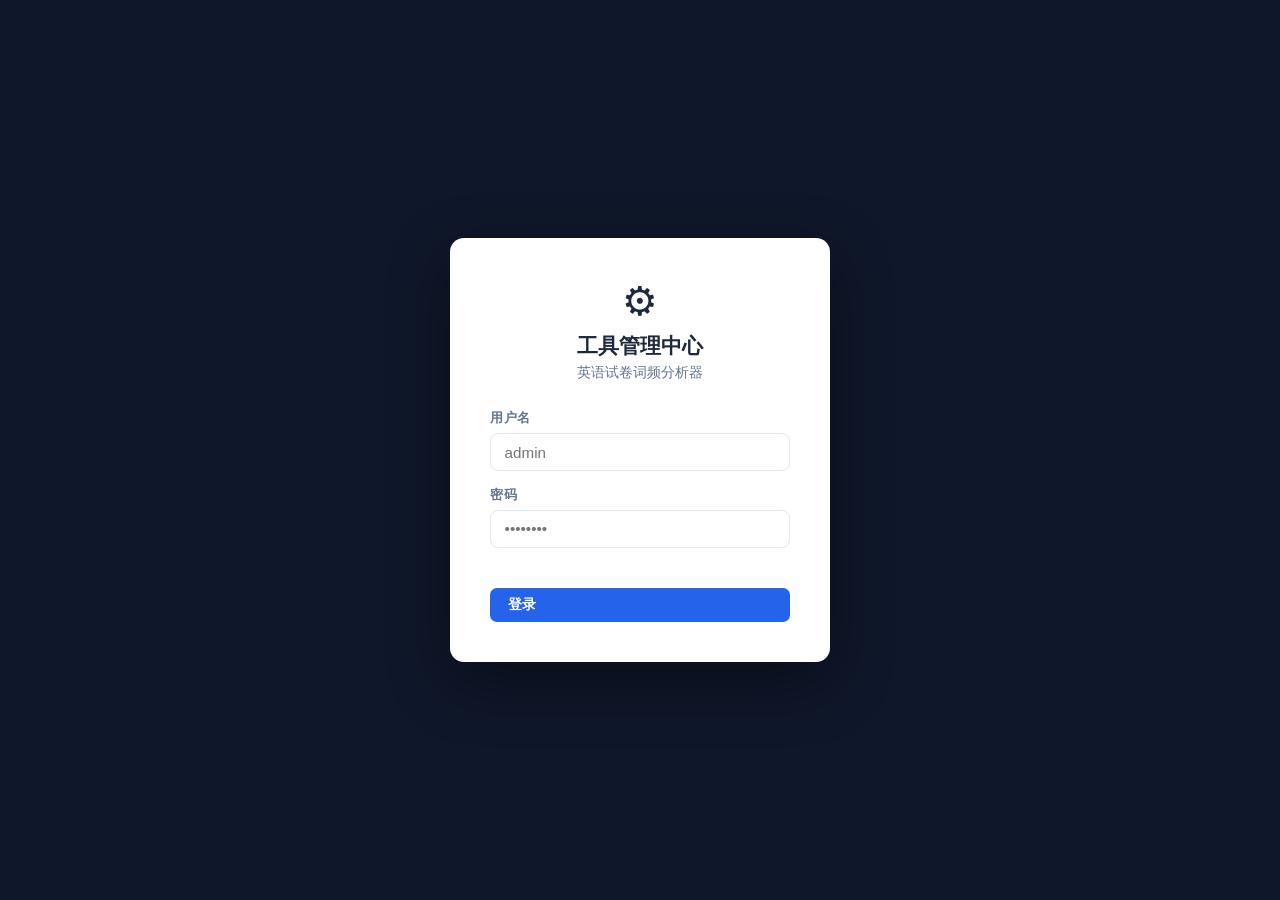
<file: frontend/manage.html>
<!DOCTYPE html>
<html lang="zh-CN">
<head>
<meta charset="UTF-8" />
<meta name="viewport" content="width=device-width, initial-scale=1.0" />
<title>工具管理中心 — 英语试卷词频分析器</title>
<style>
*, *::before, *::after { box-sizing: border-box; margin: 0; padding: 0; }
:root {
  --primary: #2563eb; --primary-dk: #1d4ed8; --primary-lt: #dbeafe;
  --success: #16a34a; --success-lt: #dcfce7;
  --warn: #d97706; --warn-lt: #fef3c7;
  --danger: #dc2626; --danger-lt: #fee2e2;
  --info: #0891b2; --info-lt: #cffafe;
  --bg: #f1f5f9; --card: #ffffff; --border: #e2e8f0;
  --text: #1e293b; --muted: #64748b; --radius: 10px;
  --sidebar: #1e293b; --sidebar-text: #94a3b8; --sidebar-active: #2563eb;
  --shadow: 0 1px 4px rgba(0,0,0,.08), 0 4px 16px rgba(0,0,0,.06);
}
body { font-family: "Segoe UI", "PingFang SC", "Microsoft YaHei", system-ui, sans-serif; background: var(--bg); color: var(--text); min-height: 100vh; display: flex; }

/* ── Login ── */
#login-overlay { position: fixed; inset: 0; background: #0f172a; display: flex; align-items: center; justify-content: center; z-index: 100; }
.login-box { background: var(--card); border-radius: 14px; padding: 2.5rem; width: 100%; max-width: 380px; box-shadow: 0 20px 60px rgba(0,0,0,.4); }
.login-logo { text-align: center; margin-bottom: 1.75rem; }
.login-logo .icon { font-size: 2.5rem; }
.login-logo h1 { font-size: 1.3rem; font-weight: 800; margin-top: .5rem; }
.login-logo p { font-size: .85rem; color: var(--muted); margin-top: .25rem; }
.fg { margin-bottom: 1rem; }
.fg label { display: block; font-size: .8rem; font-weight: 600; color: var(--muted); margin-bottom: .35rem; text-transform: uppercase; letter-spacing: .04em; }
.fg input { width: 100%; padding: .6rem .85rem; border: 1.5px solid var(--border); border-radius: 8px; font-size: .95rem; outline: none; transition: border-color .2s; }
.fg input:focus { border-color: var(--primary); }
.err-msg { font-size: .82rem; color: var(--danger); margin-top: .5rem; min-height: 1.2em; }

/* ── Layout ── */
#app { display: none; width: 100%; }
.sidebar { width: 240px; min-height: 100vh; background: var(--sidebar); display: flex; flex-direction: column; position: fixed; top: 0; left: 0; bottom: 0; z-index: 10; overflow-y: auto; }
.sidebar-header { padding: 1.5rem 1.25rem 1rem; border-bottom: 1px solid rgba(255,255,255,.08); }
.sidebar-header h2 { font-size: 1rem; font-weight: 800; color: #fff; }
.sidebar-header p { font-size: .72rem; color: var(--sidebar-text); margin-top: .2rem; }
.sidebar-nav { flex: 1; padding: .75rem 0; }
.nav-group { padding: .4rem 1.25rem .2rem; font-size: .68rem; font-weight: 700; color: rgba(148,163,184,.5); text-transform: uppercase; letter-spacing: .08em; }
.nav-item { display: flex; align-items: center; gap: .65rem; padding: .6rem 1.25rem; color: var(--sidebar-text); font-size: .875rem; font-weight: 500; cursor: pointer; border: none; background: none; width: 100%; text-align: left; transition: background .15s; border-radius: 0; }
.nav-item:hover { background: rgba(255,255,255,.06); color: #fff; }
.nav-item.active { background: var(--sidebar-active); color: #fff; font-weight: 700; }
.nav-item .icon { font-size: 1rem; width: 1.25rem; text-align: center; flex-shrink: 0; }
.sidebar-footer { padding: 1rem 1.25rem; border-top: 1px solid rgba(255,255,255,.08); font-size: .78rem; color: var(--sidebar-text); }
.sidebar-footer a { color: var(--sidebar-text); text-decoration: none; }
.sidebar-footer a:hover { color: #fff; }

.main-area { margin-left: 240px; flex: 1; min-height: 100vh; display: flex; flex-direction: column; }
.topbar { background: var(--card); border-bottom: 1px solid var(--border); padding: .875rem 2rem; display: flex; align-items: center; justify-content: space-between; position: sticky; top: 0; z-index: 5; }
.topbar h1 { font-size: 1.1rem; font-weight: 800; display: flex; align-items: center; gap: .5rem; }
.topbar .actions { display: flex; gap: .75rem; align-items: center; }
.content { padding: 2rem; flex: 1; max-width: 1200px; }

/* ── Cards ── */
.card { background: var(--card); border: 1px solid var(--border); border-radius: var(--radius); box-shadow: var(--shadow); padding: 1.5rem; margin-bottom: 1.5rem; }
.card-title { font-size: 1rem; font-weight: 700; margin-bottom: 1.25rem; display: flex; align-items: center; justify-content: space-between; gap: .75rem; }
.card-title .left { display: flex; align-items: center; gap: .5rem; }
.section { display: none; }
.section.active { display: block; }

/* ── Grid ── */
.stats-grid { display: grid; grid-template-columns: repeat(auto-fill, minmax(160px, 1fr)); gap: 1rem; margin-bottom: 1.5rem; }
.stat-card { background: var(--card); border: 1px solid var(--border); border-radius: var(--radius); padding: 1.25rem; text-align: center; }
.stat-card .num { font-size: 2rem; font-weight: 800; color: var(--primary); }
.stat-card .lbl { font-size: .78rem; color: var(--muted); margin-top: .2rem; }
.grid-2 { display: grid; grid-template-columns: 1fr 1fr; gap: 1.5rem; }
.grid-3 { display: grid; grid-template-columns: repeat(3, 1fr); gap: 1.5rem; }

/* ── Buttons ── */
.btn { display: inline-flex; align-items: center; gap: .4rem; padding: .5rem 1.1rem; border-radius: 7px; font-size: .875rem; font-weight: 600; cursor: pointer; border: none; transition: background .15s, opacity .15s; }
.btn:disabled { opacity: .5; cursor: not-allowed; }
.btn-primary { background: var(--primary); color: #fff; }
.btn-primary:hover:not(:disabled) { background: var(--primary-dk); }
.btn-success { background: var(--success); color: #fff; }
.btn-success:hover:not(:disabled) { background: #15803d; }
.btn-danger { background: var(--danger); color: #fff; }
.btn-danger:hover:not(:disabled) { background: #b91c1c; }
.btn-warn { background: var(--warn); color: #fff; }
.btn-warn:hover:not(:disabled) { background: #b45309; }
.btn-ghost { background: transparent; border: 1.5px solid var(--border); color: var(--text); }
.btn-ghost:hover:not(:disabled) { background: var(--bg); }
.btn-sm { padding: .3rem .75rem; font-size: .8rem; }

/* ── Forms ── */
.form-row { display: flex; gap: 1rem; align-items: flex-start; flex-wrap: wrap; }
.form-group { display: flex; flex-direction: column; gap: .35rem; flex: 1; min-width: 200px; }
.form-group label { font-size: .8rem; font-weight: 600; color: var(--muted); }
.form-group input, .form-group select, .form-group textarea { padding: .5rem .75rem; border: 1.5px solid var(--border); border-radius: 7px; font-size: .9rem; outline: none; background: var(--card); color: var(--text); transition: border-color .2s; font-family: inherit; }
.form-group input:focus, .form-group select:focus, .form-group textarea:focus { border-color: var(--primary); }
.form-group .hint { font-size: .75rem; color: var(--muted); }
.form-group input[type=range] { padding: 0; border: none; }

/* ── Tables ── */
.tbl { width: 100%; border-collapse: collapse; font-size: .875rem; }
.tbl th { text-align: left; padding: .6rem .9rem; background: var(--bg); border-bottom: 2px solid var(--border); font-size: .75rem; font-weight: 700; color: var(--muted); text-transform: uppercase; letter-spacing: .04em; }
.tbl td { padding: .6rem .9rem; border-bottom: 1px solid var(--border); vertical-align: middle; }
.tbl tr:last-child td { border-bottom: none; }
.tbl tr:hover td { background: #f8fafc; }

/* ── Badges ── */
.badge { display: inline-flex; align-items: center; gap: .25rem; padding: .2rem .55rem; border-radius: 20px; font-size: .72rem; font-weight: 700; }
.badge-green { background: var(--success-lt); color: var(--success); }
.badge-red { background: var(--danger-lt); color: var(--danger); }
.badge-yellow { background: var(--warn-lt); color: var(--warn); }
.badge-blue { background: var(--primary-lt); color: var(--primary); }
.badge-gray { background: var(--bg); color: var(--muted); border: 1px solid var(--border); }

/* ── Status dot ── */
.dot { display: inline-block; width: 8px; height: 8px; border-radius: 50%; }
.dot-green { background: var(--success); }
.dot-red { background: var(--danger); }
.dot-yellow { background: var(--warn); }

/* ── Alert / Toast ── */
.alert { padding: .75rem 1rem; border-radius: 8px; font-size: .875rem; margin-bottom: 1rem; display: flex; align-items: center; gap: .5rem; }
.alert-success { background: var(--success-lt); color: var(--success); border: 1px solid #bbf7d0; }
.alert-error { background: var(--danger-lt); color: var(--danger); border: 1px solid #fecaca; }
.alert-info { background: var(--primary-lt); color: var(--primary); border: 1px solid #bfdbfe; }
.alert-warn { background: var(--warn-lt); color: var(--warn); border: 1px solid #fde68a; }
#toast { position: fixed; bottom: 1.5rem; right: 1.5rem; z-index: 200; display: flex; flex-direction: column; gap: .5rem; pointer-events: none; }
.toast-item { background: #1e293b; color: #fff; padding: .75rem 1.25rem; border-radius: 8px; font-size: .875rem; box-shadow: var(--shadow); animation: slideIn .2s ease; pointer-events: auto; max-width: 320px; }
@keyframes slideIn { from { transform: translateX(40px); opacity: 0; } to { transform: none; opacity: 1; } }

/* ── Provider cards ── */
.provider-grid { display: grid; grid-template-columns: repeat(auto-fill, minmax(280px, 1fr)); gap: 1.25rem; }
.provider-card { border: 1.5px solid var(--border); border-radius: var(--radius); padding: 1.25rem; background: var(--card); }
.provider-card.active-provider { border-color: var(--primary); background: var(--primary-lt); }
.provider-card .p-header { display: flex; align-items: center; justify-content: space-between; margin-bottom: .75rem; }
.provider-card .p-name { font-weight: 700; font-size: .95rem; }
.provider-card .p-desc { font-size: .8rem; color: var(--muted); margin-bottom: .75rem; line-height: 1.5; }
.provider-card .p-actions { display: flex; gap: .5rem; flex-wrap: wrap; }

/* ── Toggle switch ── */
.toggle-wrap { display: flex; align-items: center; gap: .6rem; }
.toggle { position: relative; display: inline-block; width: 40px; height: 22px; }
.toggle input { opacity: 0; width: 0; height: 0; }
.toggle-slider { position: absolute; cursor: pointer; top: 0; left: 0; right: 0; bottom: 0; background: #cbd5e1; border-radius: 22px; transition: .2s; }
.toggle-slider:before { position: absolute; content: ""; height: 16px; width: 16px; left: 3px; bottom: 3px; background: #fff; border-radius: 50%; transition: .2s; }
.toggle input:checked + .toggle-slider { background: var(--primary); }
.toggle input:checked + .toggle-slider:before { transform: translateX(18px); }

/* ── Code block ── */
.code { background: #0f172a; color: #e2e8f0; padding: 1rem; border-radius: 8px; font-family: monospace; font-size: .82rem; overflow-x: auto; white-space: pre; }

/* ── Section header ── */
.section-header { display: flex; align-items: center; justify-content: space-between; margin-bottom: 1.5rem; }
.section-header h2 { font-size: 1.25rem; font-weight: 800; }
.section-header p { font-size: .85rem; color: var(--muted); margin-top: .25rem; }

/* ── Skeleton ── */
.skeleton { background: linear-gradient(90deg, #f1f5f9 25%, #e2e8f0 50%, #f1f5f9 75%); background-size: 200% 100%; animation: shimmer 1.5s infinite; border-radius: 6px; }
@keyframes shimmer { 0% { background-position: -200% 0; } 100% { background-position: 200% 0; } }

/* ── Range slider label ── */
.range-row { display: flex; align-items: center; gap: .75rem; }
.range-row input[type=range] { flex: 1; }
.range-val { min-width: 2.5rem; text-align: right; font-weight: 700; color: var(--primary); font-size: .9rem; }

@media (max-width: 768px) {
  .sidebar { transform: translateX(-100%); }
  .main-area { margin-left: 0; }
  .grid-2, .grid-3 { grid-template-columns: 1fr; }
}
</style>
</head>
<body>

<!-- Login -->
<div id="login-overlay">
  <div class="login-box">
    <div class="login-logo">
      <div class="icon">⚙️</div>
      <h1>工具管理中心</h1>
      <p>英语试卷词频分析器</p>
    </div>
    <div class="fg">
      <label>用户名</label>
      <input id="lg-user" type="text" placeholder="admin" autocomplete="username" />
    </div>
    <div class="fg">
      <label>密码</label>
      <input id="lg-pass" type="password" placeholder="••••••••" autocomplete="current-password" />
    </div>
    <div class="err-msg" id="lg-err"></div>
    <button class="btn btn-primary" style="width:100%;margin-top:.5rem" onclick="doLogin()">登录</button>
  </div>
</div>

<!-- App -->
<div id="app">
  <!-- Sidebar -->
  <aside class="sidebar">
    <div class="sidebar-header">
      <h2>⚙️ 管理中心</h2>
      <p>词频分析器 v2.0</p>
    </div>
    <nav class="sidebar-nav">
      <div class="nav-group">概览</div>
      <button class="nav-item active" onclick="nav('overview')"><span class="icon">📊</span>系统概览</button>

      <div class="nav-group">AI 工具</div>
      <button class="nav-item" onclick="nav('vocab-providers')"><span class="icon">📚</span>词汇生成器</button>
      <button class="nav-item" onclick="nav('text-cleaner')"><span class="icon">✨</span>文本清洗</button>
      <button class="nav-item" onclick="nav('llm-config')"><span class="icon">🤖</span>大模型配置</button>

      <div class="nav-group">OCR</div>
      <button class="nav-item" onclick="nav('ocr-settings')"><span class="icon">🔍</span>OCR 设置</button>
      <button class="nav-item" onclick="nav('ocr-cache')"><span class="icon">💾</span>OCR 缓存</button>
      <button class="nav-item" onclick="nav('ocr-test')"><span class="icon">🧪</span>OCR 测试</button>

      <div class="nav-group">分析</div>
      <button class="nav-item" onclick="nav('analysis-defaults')"><span class="icon">⚖️</span>分析默认值</button>
      <button class="nav-item" onclick="nav('storage')"><span class="icon">🗄️</span>存储管理</button>

      <div class="nav-group">词典 / 复习</div>
      <button class="nav-item" onclick="nav('lookup')"><span class="icon">🔎</span>在线查词联调</button>
      <button class="nav-item" onclick="nav('dict-cache')"><span class="icon">📦</span>词典缓存</button>

      <div class="nav-group">用户</div>
      <button class="nav-item" onclick="nav('users')"><span class="icon">👥</span>用户管理</button>
      <button class="nav-item" onclick="nav('system')"><span class="icon">🖥️</span>系统信息</button>
    </nav>
    <div class="sidebar-footer">
      <div style="margin-bottom:.5rem">已登录：<strong id="sf-user">—</strong></div>
      <a href="/" target="_blank">← 返回主页</a> &nbsp;|&nbsp; <a href="#" onclick="logout()">退出</a>
    </div>
  </aside>

  <!-- Main -->
  <div class="main-area">
    <div class="topbar">
      <h1 id="topbar-title">📊 系统概览</h1>
      <div class="actions">
        <button class="btn btn-ghost btn-sm" onclick="refreshCurrent()">🔄 刷新</button>
      </div>
    </div>
    <div class="content">

      <!-- ── Overview ── -->
      <div class="section active" id="sec-overview">
        <div class="section-header">
          <div><h2>系统概览</h2><p>当前系统运行状态与统计</p></div>
        </div>
        <div class="stats-grid" id="ov-stats">
          <div class="stat-card"><div class="num skeleton" style="height:2rem;width:4rem;margin:0 auto .25rem">　</div><div class="lbl">总用户</div></div>
          <div class="stat-card"><div class="num skeleton" style="height:2rem;width:4rem;margin:0 auto .25rem">　</div><div class="lbl">试卷</div></div>
          <div class="stat-card"><div class="num skeleton" style="height:2rem;width:4rem;margin:0 auto .25rem">　</div><div class="lbl">词汇表</div></div>
          <div class="stat-card"><div class="num skeleton" style="height:2rem;width:4rem;margin:0 auto .25rem">　</div><div class="lbl">OCR缓存</div></div>
        </div>
        <div class="grid-2">
          <div class="card">
            <div class="card-title"><span class="left">🤖 已启用的服务</span></div>
            <div id="ov-providers">—</div>
          </div>
          <div class="card">
            <div class="card-title"><span class="left">📋 当前配置</span></div>
            <div id="ov-config">—</div>
          </div>
        </div>
      </div>

      <!-- ── Vocab Providers ── -->
      <div class="section" id="sec-vocab-providers">
        <div class="section-header">
          <div><h2>📚 词汇生成器</h2><p>配置并测试用于生成词汇释义的服务提供商</p></div>
        </div>
        <div class="card" style="margin-bottom:1.5rem">
          <div class="card-title"><span class="left">当前默认提供商</span></div>
          <div class="form-row">
            <div class="form-group">
              <label>默认词汇提供商</label>
              <select id="cfg-vocab-provider"></select>
            </div>
            <div style="display:flex;align-items:flex-end">
              <button class="btn btn-primary" onclick="saveVocabProvider()">保存</button>
            </div>
          </div>
        </div>
        <div class="provider-grid" id="providers-grid">
          <div class="card">加载中…</div>
        </div>
      </div>

      <!-- ── Text Cleaner ── -->
      <div class="section" id="sec-text-cleaner">
        <div class="section-header">
          <div><h2>✨ 文本清洗</h2><p>使用大模型对OCR识别结果进行智能修正</p></div>
        </div>
        <div class="card">
          <div class="card-title"><span class="left">清洗配置</span></div>
          <div class="form-row" style="margin-bottom:1rem">
            <div class="form-group" style="flex:0 0 auto">
              <label>启用文本清洗</label>
              <div class="toggle-wrap" style="margin-top:.5rem">
                <label class="toggle"><input type="checkbox" id="cleaner-enabled" onchange="updateCleanerEnabled()"><span class="toggle-slider"></span></label>
                <span id="cleaner-enabled-lbl">已禁用</span>
              </div>
            </div>
            <div class="form-group">
              <label>清洗模型后端</label>
              <select id="cleaner-backend">
                <option value="none">不使用（直接传递）</option>
                <option value="claude">Claude（Anthropic）</option>
                <option value="deepseek">DeepSeek</option>
                <option value="openai">OpenAI 兼容接口</option>
              </select>
            </div>
          </div>
          <div class="form-group" style="margin-bottom:1rem">
            <label>场景提示词（Context Hint）</label>
            <input type="text" id="cleaner-hint" value="Chinese high school English exam, multiple choice" />
            <span class="hint">帮助 AI 更好地理解文档类型（可选）</span>
          </div>
          <div style="display:flex;gap:.75rem">
            <button class="btn btn-primary" onclick="saveCleanerConfig()">保存配置</button>
          </div>
        </div>
        <div class="card">
          <div class="card-title"><span class="left">工作原理</span></div>
          <div style="font-size:.875rem;color:var(--muted);line-height:1.8">
            <p>文本清洗会在 OCR 识别完成后、结构分析开始前，对原始文本进行一次 AI 润色：</p>
            <ul style="margin:.75rem 0 .75rem 1.5rem">
              <li>修正 OCR 常见误识：0/O 混淆、l/1/I 混淆、rn/m 错误</li>
              <li>还原正确的换行结构（题干/选项分离）</li>
              <li>去除扫描噪点引起的乱码符号</li>
              <li>不修改词汇内容，只做格式与字符纠正</li>
            </ul>
            <p><strong>注意：</strong>仅在扫描件/图片文件触发 OCR 时才会调用清洗，纯文本文件不受影响。</p>
          </div>
        </div>
      </div>

      <!-- ── LLM Config ── -->
      <div class="section" id="sec-llm-config">
        <div class="section-header">
          <div><h2>🤖 大模型配置</h2><p>配置各大模型的 API 密钥与参数（密钥存储在 .env 文件）</p></div>
        </div>

        <div class="card">
          <div class="card-title"><span class="left">🔑 API 密钥状态</span></div>
          <div id="api-key-status">加载中…</div>
        </div>

        <div class="card">
          <div class="card-title"><span class="left">Claude（Anthropic）</span><span class="badge badge-blue">已集成</span></div>
          <div class="form-row">
            <div class="form-group">
              <label>模型</label>
              <label>API Key</label>
              <input type="password" id="cfg-anthropic-key" placeholder="sk-ant-..." />
            </div>
            <div class="form-group">
              <label>API Key</label>
              <label>妯″瀷</label><select id="cfg-ai-model">
                <option value="claude-opus-4-7">claude-opus-4-7（最强）</option>
                <option value="claude-opus-4-6">claude-opus-4-6</option>
                <option value="claude-sonnet-4-6">claude-sonnet-4-6（推荐）</option>
                <option value="claude-haiku-4-5-20251001">claude-haiku-4-5（快速）</option>
              </select>
            </div>
            <div class="form-group">
              <label>每批词汇数量</label>
              <div class="range-row">
                <input type="range" id="cfg-batch-size" min="5" max="50" step="5" oninput="this.nextElementSibling.textContent=this.value" />
                <span class="range-val">20</span>
              </div>
            </div>
          </div>
          <button class="btn btn-primary btn-sm" onclick="saveModelConfig()" style="margin-top:.75rem">保存</button>
        </div>

        <div class="card">
          <div class="card-title"><span class="left">DeepSeek</span></div>
          <div class="alert alert-info" style="margin-bottom:1rem">
            🔑 在 .env 文件中设置 <code>DEEPSEEK_API_KEY</code> 启用此功能
          </div>
          <div class="form-row">
            <div class="form-group">
              <label>模型</label>
              <input type="password" id="cfg-deepseek-key" placeholder="sk-..." />
            </div>
            <div class="form-group">
              <label>Model</label>
              <select id="cfg-deepseek-model">
                <option value="deepseek-chat">deepseek-chat（推荐）</option>
                <option value="deepseek-reasoner">deepseek-reasoner</option>
              </select>
            </div>
            <div class="form-group">
              <label>API 地址</label>
              <input type="text" id="cfg-deepseek-url" value="https://api.deepseek.com/v1" />
            </div>
          </div>
          <button class="btn btn-primary btn-sm" onclick="saveDeepSeekConfig()" style="margin-top:.75rem">保存</button>
        </div>

        <div class="card">
          <div class="card-title"><span class="left">OpenAI 兼容接口</span><span class="badge badge-gray">支持 Ollama / LM Studio</span></div>
          <div class="alert alert-info" style="margin-bottom:1rem">
            🔑 在 .env 文件中设置 <code>OPENAI_API_KEY</code>，<code>OPENAI_BASE_URL</code>（可选）
          </div>
          <div class="form-row">
            <div class="form-group">
              <label>模型名</label>
              <input type="password" id="cfg-openai-key" placeholder="sk-... / ollama" />
            </div>
            <div class="form-group">
              <label>Model</label>
              <input type="text" id="cfg-openai-model" placeholder="gpt-4o-mini / llama3 / qwen2.5" />
            </div>
            <div class="form-group">
              <label>API 地址（留空使用 OpenAI 默认）</label>
              <input type="text" id="cfg-openai-url" placeholder="http://localhost:11434/v1（Ollama）" />
            </div>
          </div>
          <button class="btn btn-primary btn-sm" onclick="saveOpenAIConfig()" style="margin-top:.75rem">保存</button>
        </div>

        <div class="card">
          <div class="card-title"><span class="left">Merriam-Webster 词典</span></div>
          <div class="alert alert-info" style="margin-bottom:1rem">
            🔑 申请地址：<a href="https://dictionaryapi.com/" target="_blank" rel="noopener">https://dictionaryapi.com/</a>
          </div>
          <div class="form-row">
            <div class="form-group">
              <label>API Key</label>
              <input type="password" id="cfg-mw-key" placeholder="未配置，输入后保存" />
            </div>
          </div>
          <button class="btn btn-primary btn-sm" onclick="saveDictProvidersConfig('mw')" style="margin-top:.75rem">保存</button>
        </div>

        <div class="card">
          <div class="card-title"><span class="left">有道词典</span></div>
          <div class="alert alert-info" style="margin-bottom:1rem">
            🔑 申请地址：<a href="https://ai.youdao.com/" target="_blank" rel="noopener">https://ai.youdao.com/</a>（开通"词典翻译"服务）
          </div>
          <div class="form-row">
            <div class="form-group">
              <label>App Key</label>
              <input type="password" id="cfg-youdao-key" placeholder="未配置，输入后保存" />
            </div>
            <div class="form-group">
              <label>App Secret</label>
              <input type="password" id="cfg-youdao-secret" placeholder="未配置，输入后保存" />
            </div>
          </div>
          <button class="btn btn-primary btn-sm" onclick="saveDictProvidersConfig('youdao')" style="margin-top:.75rem">保存</button>
        </div>

        <div class="card">
          <div class="card-title"><span class="left">ECDICT 离线词典</span></div>
          <div class="alert alert-info" style="margin-bottom:1rem">
            💿 数据库下载：<a href="https://github.com/skywind3000/ECDICT" target="_blank" rel="noopener">skywind3000/ECDICT</a>（推荐 stardict.db 或 ecdict.db）
          </div>
          <div class="form-row">
            <div class="form-group" style="flex:1">
              <label>数据库文件路径</label>
              <input type="text" id="cfg-ecdict-path" placeholder="/data/ecdict.db" />
            </div>
          </div>
          <button class="btn btn-primary btn-sm" onclick="saveDictProvidersConfig('ecdict')" style="margin-top:.75rem">保存</button>
        </div>
      </div>

      <!-- ── OCR Settings ── -->
      <div class="section" id="sec-ocr-settings">
        <div class="section-header">
          <div><h2>🔍 OCR 设置</h2><p>配置文字识别引擎与参数</p></div>
        </div>
        <div class="card">
          <div class="card-title"><span class="left">解析后端</span></div>
          <div class="form-row" style="margin-bottom:1rem">
            <div class="form-group">
              <label>后端选择</label>
              <select id="ocr-backend">
                <option value="local">本地（Tesseract / RapidOCR）</option>
                <option value="mineru">MinerU（高精度布局分析）</option>
              </select>
            </div>
            <div class="form-group">
              <label>OCR 引擎</label>
              <select id="ocr-engine">
                <option value="auto">自动（优先 RapidOCR）</option>
                <option value="rapidocr">RapidOCR</option>
                <option value="tesseract">Tesseract</option>
              </select>
            </div>
            <div class="form-group">
              <label>识别语言</label>
              <input type="text" id="ocr-lang" placeholder="eng" />
            </div>
          </div>
          <div class="form-row" style="margin-bottom:1rem">
            <div class="form-group">
              <label>PDF DPI</label>
              <div class="range-row">
                <input type="range" id="ocr-dpi" min="150" max="600" step="50" oninput="this.nextElementSibling.textContent=this.value" />
                <span class="range-val">300</span>
              </div>
            </div>
            <div class="form-group">
              <label>放大倍数</label>
              <div class="range-row">
                <input type="range" id="ocr-upscale" min="1" max="4" step="0.5" oninput="this.nextElementSibling.textContent=this.value" />
                <span class="range-val">2</span>
              </div>
            </div>
            <div class="form-group">
              <label>二值化阈值</label>
              <div class="range-row">
                <input type="range" id="ocr-threshold" min="100" max="255" step="5" oninput="this.nextElementSibling.textContent=this.value" />
                <span class="range-val">180</span>
              </div>
            </div>
          </div>
          <div class="form-row" style="gap:2rem">
            <label class="toggle-wrap"><label class="toggle"><input type="checkbox" id="ocr-preprocess"><span class="toggle-slider"></span></label>预处理图像</label>
            <label class="toggle-wrap"><label class="toggle"><input type="checkbox" id="ocr-sharpen"><span class="toggle-slider"></span></label>锐化</label>
            <label class="toggle-wrap"><label class="toggle"><input type="checkbox" id="ocr-autorotate"><span class="toggle-slider"></span></label>自动旋转</label>
          </div>
          <button class="btn btn-primary" onclick="saveOCRConfig()" style="margin-top:1rem">保存 OCR 设置</button>
        </div>

        <div class="card" id="mineru-card" style="display:none">
          <div class="card-title"><span class="left">MinerU 配置</span></div>
          <div class="form-row">
            <div class="form-group">
              <label>API 地址</label>
              <input type="text" id="mineru-url" />
            </div>
            <div class="form-group">
              <label>识别语言</label>
              <input type="text" id="mineru-lang" placeholder="en" />
            </div>
          </div>
          <div class="form-row" style="gap:2rem;margin-top:.75rem">
            <label class="toggle-wrap"><label class="toggle"><input type="checkbox" id="mineru-ocr"><span class="toggle-slider"></span></label>强制 OCR 模式</label>
            <label class="toggle-wrap"><label class="toggle"><input type="checkbox" id="mineru-table"><span class="toggle-slider"></span></label>识别表格</label>
            <label class="toggle-wrap"><label class="toggle"><input type="checkbox" id="mineru-formula"><span class="toggle-slider"></span></label>识别公式</label>
            <label class="toggle-wrap"><label class="toggle"><input type="checkbox" id="mineru-fallback"><span class="toggle-slider"></span></label>失败时回退本地</label>
          </div>
          <button class="btn btn-primary" onclick="saveMinerUConfig()" style="margin-top:1rem">保存 MinerU 设置</button>
        </div>
      </div>

      <!-- ── OCR Cache ── -->
      <div class="section" id="sec-ocr-cache">
        <div class="section-header">
          <div><h2>💾 OCR 缓存</h2><p>缓存识别结果，参数调整后无需重新 OCR</p></div>
        </div>
        <div class="stats-grid" style="grid-template-columns:repeat(3,1fr)">
          <div class="stat-card"><div class="num" id="cache-count">—</div><div class="lbl">缓存条目</div></div>
          <div class="stat-card"><div class="num" id="cache-size">—</div><div class="lbl">占用空间</div></div>
          <div class="stat-card"><div class="num" id="cache-dir" style="font-size:.85rem;word-break:break-all">—</div><div class="lbl">缓存目录</div></div>
        </div>
        <div class="card">
          <div class="card-title"><span class="left">缓存管理</span></div>
          <div class="form-row" style="align-items:center;margin-bottom:1.25rem">
            <div class="form-group" style="flex:0 0 auto">
              <label>启用 OCR 缓存</label>
              <div class="toggle-wrap" style="margin-top:.5rem">
                <label class="toggle"><input type="checkbox" id="cache-enabled" onchange="saveCacheEnabled()"><span class="toggle-slider"></span></label>
                <span id="cache-enabled-lbl">已禁用</span>
              </div>
            </div>
          </div>
          <div style="display:flex;gap:.75rem;flex-wrap:wrap">
            <button class="btn btn-ghost" onclick="loadCacheStats()">🔄 刷新统计</button>
            <button class="btn btn-danger" onclick="clearCache()">🗑️ 清空缓存</button>
          </div>
        </div>
        <div class="card">
          <div class="card-title"><span class="left">工作原理</span></div>
          <div style="font-size:.875rem;color:var(--muted);line-height:1.8">
            <p>每个文件的 OCR 结果以 <code>SHA-256(文件内容) + OCR设置</code> 为键存储到磁盘。</p>
            <ul style="margin:.75rem 0 .75rem 1.5rem">
              <li>上传同一文件再次分析时，直接复用缓存，跳过 OCR 步骤</li>
              <li>调整词汇过滤参数、权重、Top-N 等不影响缓存命中</li>
              <li>更换 OCR 引擎或语言会产生新缓存条目</li>
              <li>缓存文件为 JSON 格式，存储在 <code>data/ocr_cache/</code></li>
            </ul>
          </div>
        </div>
      </div>

      <!-- ── OCR Test ── -->
      <div class="section" id="sec-ocr-test">
        <div class="section-header">
          <div><h2>🧪 OCR 测试</h2><p>上传文件测试当前 OCR 配置的识别效果</p></div>
        </div>
        <div class="card">
          <div class="card-title"><span class="left">上传测试文件</span></div>
          <div id="ocr-drop" style="border:2px dashed var(--border);border-radius:10px;padding:2rem;text-align:center;cursor:pointer;transition:border-color .2s;margin-bottom:1rem" onclick="document.getElementById('ocr-file').click()">
            <div style="font-size:2rem;margin-bottom:.5rem">📄</div>
            <p style="color:var(--muted);font-size:.875rem">点击或拖拽文件到此处（PDF / 图片）</p>
            <input id="ocr-file" type="file" accept=".pdf,.png,.jpg,.jpeg,.bmp,.tiff" style="display:none" onchange="runOCRTest(this.files[0])" />
          </div>
          <div id="ocr-result" style="display:none">
            <div class="form-row" style="margin-bottom:.75rem">
              <div class="form-group"><label>文件名</label><input readonly id="ocr-res-file" /></div>
              <div class="form-group"><label>是否OCR</label><input readonly id="ocr-res-ocr" /></div>
              <div class="form-group"><label>后端</label><input readonly id="ocr-res-backend" /></div>
              <div class="form-group"><label>字符数</label><input readonly id="ocr-res-len" /></div>
            </div>
            <label style="font-size:.8rem;font-weight:600;color:var(--muted)">识别结果预览</label>
            <div id="ocr-text-out" class="code" style="margin-top:.5rem;max-height:400px;overflow-y:auto"></div>
          </div>
        </div>
      </div>

      <!-- ── Analysis Defaults ── -->
      <div class="section" id="sec-analysis-defaults">
        <div class="section-header">
          <div><h2>⚖️ 分析默认值</h2><p>设置词频分析的全局默认参数</p></div>
        </div>
        <div class="card">
          <div class="card-title"><span class="left">过滤选项</span></div>
          <div class="form-row" style="margin-bottom:1rem">
            <div class="form-group">
              <label>最短词长</label>
              <div class="range-row">
                <input type="range" id="ana-min-len" min="1" max="10" step="1" oninput="this.nextElementSibling.textContent=this.value" />
                <span class="range-val">2</span>
              </div>
            </div>
            <div class="form-group">
              <label>默认 Top-N</label>
              <div class="range-row">
                <input type="range" id="ana-top-n" min="10" max="200" step="10" oninput="this.nextElementSibling.textContent=this.value" />
                <span class="range-val">50</span>
              </div>
            </div>
          </div>
          <div class="form-row" style="gap:2rem;margin-bottom:1rem">
            <label class="toggle-wrap"><label class="toggle"><input type="checkbox" id="ana-stopwords"><span class="toggle-slider"></span></label>过滤停用词</label>
            <label class="toggle-wrap"><label class="toggle"><input type="checkbox" id="ana-proper"><span class="toggle-slider"></span></label>保留专有名词</label>
            <label class="toggle-wrap"><label class="toggle"><input type="checkbox" id="ana-numbers"><span class="toggle-slider"></span></label>过滤数字</label>
            <label class="toggle-wrap"><label class="toggle"><input type="checkbox" id="ana-basic"><span class="toggle-slider"></span></label>过滤基础词汇</label>
          </div>
        </div>
        <div class="card">
          <div class="card-title"><span class="left">计分权重</span></div>
          <div class="form-row">
            <div class="form-group">
              <label>正文权重（Body）</label>
              <div class="range-row">
                <input type="range" id="ana-w-body" min="0" max="10" step="0.5" oninput="this.nextElementSibling.textContent=this.value" />
                <span class="range-val">1.0</span>
              </div>
            </div>
            <div class="form-group">
              <label>题干权重（Stem）</label>
              <div class="range-row">
                <input type="range" id="ana-w-stem" min="0" max="10" step="0.5" oninput="this.nextElementSibling.textContent=this.value" />
                <span class="range-val">1.5</span>
              </div>
            </div>
            <div class="form-group">
              <label>选项权重（Option）</label>
              <div class="range-row">
                <input type="range" id="ana-w-option" min="0" max="10" step="0.5" oninput="this.nextElementSibling.textContent=this.value" />
                <span class="range-val">3.0</span>
              </div>
            </div>
          </div>
          <button class="btn btn-primary" onclick="saveAnalysisDefaults()" style="margin-top:1rem">保存分析设置</button>
        </div>
      </div>

      <!-- ── Storage ── -->
      <div class="section" id="sec-storage">
        <div class="section-header">
          <div><h2>🗄️ 存储管理</h2><p>查看文件存储目录与数据库信息</p></div>
        </div>
        <div class="card">
          <div class="card-title"><span class="left">存储路径</span></div>
          <table class="tbl">
            <thead><tr><th>类型</th><th>路径</th><th>说明</th></tr></thead>
            <tbody id="storage-tbl">
              <tr><td colspan="3" style="text-align:center;color:var(--muted)">加载中…</td></tr>
            </tbody>
          </table>
        </div>
        <div class="card">
          <div class="card-title"><span class="left">目录结构</span></div>
          <div class="code">data/
├── uploads/       ← 临时上传文件
├── files/         ← 持久化文件存档
├── exports/       ← CSV / XLSX 导出文件
└── ocr_cache/     ← OCR 识别结果缓存（JSON）</div>
        </div>
      </div>

      <!-- ── Users ── -->
      <div class="section" id="sec-users">
        <div class="section-header">
          <div><h2>👥 用户管理</h2></div>
          <button class="btn btn-primary" onclick="showCreateUser()">+ 新建用户</button>
        </div>
        <div class="card" id="create-user-form" style="display:none;margin-bottom:1.5rem">
          <div class="card-title"><span class="left">新建用户</span></div>
          <div class="form-row">
            <div class="form-group"><label>用户名</label><input id="nu-user" placeholder="username" /></div>
            <div class="form-group"><label>密码</label><input id="nu-pass" type="password" placeholder="password" /></div>
            <div class="form-group" style="flex:0 0 auto;justify-content:flex-end">
              <label>&nbsp;</label>
              <label class="toggle-wrap" style="margin-top:.1rem"><label class="toggle"><input type="checkbox" id="nu-admin"><span class="toggle-slider"></span></label>管理员</label>
            </div>
          </div>
          <div style="display:flex;gap:.75rem;margin-top:.75rem">
            <button class="btn btn-success" onclick="createUser()">创建</button>
            <button class="btn btn-ghost" onclick="document.getElementById('create-user-form').style.display='none'">取消</button>
          </div>
        </div>
        <div class="card">
          <table class="tbl">
            <thead><tr><th>ID</th><th>用户名</th><th>角色</th><th>试卷</th><th>词汇表</th><th>注册时间</th><th>操作</th></tr></thead>
            <tbody id="users-tbl"><tr><td colspan="7" style="text-align:center;color:var(--muted)">加载中…</td></tr></tbody>
          </table>
        </div>
      </div>

      <!-- ── Live Lookup ── -->
      <div class="section" id="sec-lookup">
        <div class="section-header">
          <div><h2>🔎 在线查词联调</h2><p>对任意单词触发多源词典并发查询，验证 API 配置是否生效</p></div>
        </div>
        <div class="card">
          <div style="display:flex;gap:.5rem;flex-wrap:wrap;align-items:center;margin-bottom:.75rem">
            <input id="lookup-word-mg" type="text" class="input" placeholder="例如：eloquent" style="flex:1;min-width:240px;padding:.5rem .75rem;border:1px solid var(--border);border-radius:6px" />
            <button class="btn btn-primary" onclick="doLookupTestMg()">查询</button>
          </div>
          <div id="lookup-sources-mg" style="display:flex;flex-wrap:wrap;gap:.4rem;margin-bottom:.75rem"></div>
          <div id="lookup-out-mg"></div>
        </div>
      </div>

      <!-- ── Dict Cache ── -->
      <div class="section" id="sec-dict-cache">
        <div class="section-header">
          <div><h2>📦 词典缓存</h2><p>多源词典共享的本地缓存（默认 30 天 TTL）</p></div>
        </div>
        <div class="card">
          <div style="display:flex;gap:.5rem;flex-wrap:wrap;margin-bottom:.75rem">
            <button class="btn btn-ghost" onclick="loadDictCacheMg()">🔄 刷新</button>
            <button class="btn btn-danger" onclick="clearDictCacheMg()">🗑️ 全部清空</button>
          </div>
          <div id="dict-cache-mg">加载中…</div>
        </div>
      </div>

      <!-- ── System ── -->
      <div class="section" id="sec-system">
        <div class="section-header">
          <div><h2>🖥️ 系统信息</h2><p>运行环境与依赖包版本</p></div>
        </div>
        <div id="sys-content">加载中…</div>
      </div>

    </div><!-- /content -->
  </div><!-- /main-area -->
</div><!-- /app -->

<div id="toast"></div>

<script>
// ── Auth ──────────────────────────────────────────────────────────────────────
let _token = localStorage.getItem('manage_token') || '';
let _username = localStorage.getItem('manage_user') || '';
let _currentSection = 'overview';

async function api(method, path, body) {
  const opts = { method, headers: { 'Content-Type': 'application/json', 'Authorization': 'Bearer ' + _token } };
  if (body !== undefined) opts.body = JSON.stringify(body);
  const r = await fetch(path, opts);
  if (r.status === 401) { logout(); return null; }
  return r.json();
}

async function apiForm(path, formData) {
  const r = await fetch(path, { method: 'POST', headers: { 'Authorization': 'Bearer ' + _token }, body: formData });
  if (r.status === 401) { logout(); return null; }
  return r.json();
}

async function doLogin() {
  const user = document.getElementById('lg-user').value.trim();
  const pass = document.getElementById('lg-pass').value;
  const err = document.getElementById('lg-err');
  err.textContent = '';
  if (!user || !pass) { err.textContent = '请输入用户名和密码'; return; }
  try {
    const r = await fetch('/auth/login', { method: 'POST', headers: {'Content-Type':'application/json'}, body: JSON.stringify({username:user, password:pass}) });
    const d = await r.json();
    if (!r.ok) { err.textContent = d.detail || '登录失败'; return; }
    if (!d.is_admin) { err.textContent = '需要管理员账户'; return; }
    const token = d.token || d.access_token;
    if (!token) { err.textContent = '登录成功，但未收到有效 token'; return; }
    _token = token; _username = d.username || user;
    localStorage.setItem('manage_token', _token);
    localStorage.setItem('manage_user', _username);
    startApp();
  } catch(e) { err.textContent = '网络错误: ' + e.message; }
}

document.addEventListener('keydown', e => {
  if (e.key === 'Enter' && document.getElementById('login-overlay').style.display !== 'none') doLogin();
});

function logout() {
  _token = ''; _username = '';
  localStorage.removeItem('manage_token');
  localStorage.removeItem('manage_user');
  document.getElementById('app').style.display = 'none';
  document.getElementById('login-overlay').style.display = 'flex';
}

// ── Init ──────────────────────────────────────────────────────────────────────
async function startApp() {
  if (!_token) return;
  // Verify token
  const me = await api('GET', '/auth/me');
  if (!me || !me.is_admin) { logout(); return; }
  document.getElementById('login-overlay').style.display = 'none';
  document.getElementById('app').style.display = 'flex';
  document.getElementById('sf-user').textContent = _username;
  nav('overview');
}

window.addEventListener('load', () => { if (_token) startApp(); });

// ── Navigation ────────────────────────────────────────────────────────────────
const SECTION_TITLES = {
  overview: '📊 系统概览', 'vocab-providers': '📚 词汇生成器',
  'text-cleaner': '✨ 文本清洗', 'llm-config': '🤖 大模型配置',
  'ocr-settings': '🔍 OCR 设置', 'ocr-cache': '💾 OCR 缓存',
  'ocr-test': '🧪 OCR 测试', 'analysis-defaults': '⚖️ 分析默认值',
  storage: '🗄️ 存储管理', users: '👥 用户管理', system: '🖥️ 系统信息',
  lookup: '🔎 在线查词联调', 'dict-cache': '📦 词典缓存',
};

function nav(id) {
  document.querySelectorAll('.section').forEach(s => s.classList.remove('active'));
  document.querySelectorAll('.nav-item').forEach(n => n.classList.remove('active'));
  const sec = document.getElementById('sec-' + id);
  if (sec) sec.classList.add('active');
  document.querySelectorAll('.nav-item').forEach(n => {
    if (n.getAttribute('onclick') === `nav('${id}')`) n.classList.add('active');
  });
  document.getElementById('topbar-title').textContent = SECTION_TITLES[id] || id;
  _currentSection = id;
  loadSection(id);
}

function refreshCurrent() { loadSection(_currentSection); }

function loadSection(id) {
  if (id === 'overview') loadOverview();
  else if (id === 'vocab-providers') loadProviders();
  else if (id === 'text-cleaner') loadCleanerConfig();
  else if (id === 'llm-config') loadLLMConfig();
  else if (id === 'ocr-settings') loadOCRSettings();
  else if (id === 'ocr-cache') loadCacheStats();
  else if (id === 'analysis-defaults') loadAnalysisDefaults();
  else if (id === 'storage') loadStorage();
  else if (id === 'users') loadUsers();
  else if (id === 'system') loadSystem();
  else if (id === 'lookup') loadLookupMg();
  else if (id === 'dict-cache') loadDictCacheMg();
}

// ── Live lookup (manage.html) ────────────────────────────────────────────────
let _lookupSrcMg = null;
async function loadLookupMg() {
  try {
    if (!_lookupSrcMg) {
      _lookupSrcMg = await api('GET','/api/lookup/sources');
    }
    const def = new Set((_lookupSrcMg && _lookupSrcMg.default) || []);
    const row = document.getElementById('lookup-sources-mg');
    row.innerHTML = ((_lookupSrcMg && _lookupSrcMg.available)||[]).map(s =>
      `<label style="cursor:pointer;padding:.18rem .55rem;border:1px solid var(--border);border-radius:999px;font-size:.82rem">
         <input type="checkbox" class="lookup-src-mg" value="${s}"${def.has(s)?' checked':''} style="margin-right:.3rem"/>${s}
       </label>`
    ).join('');
  } catch(e) { document.getElementById('lookup-out-mg').innerHTML = '<div style="color:var(--danger)">'+e.message+'</div>'; }
}

async function doLookupTestMg() {
  const word = document.getElementById('lookup-word-mg').value.trim();
  const out = document.getElementById('lookup-out-mg');
  if (!word) { out.innerHTML = '<div>请输入要查询的单词</div>'; return; }
  const sources = Array.from(document.querySelectorAll('.lookup-src-mg:checked')).map(el=>el.value);
  out.innerHTML = '<div style="color:var(--muted)">查询中…</div>';
  const data = await api('POST','/admin/dict-lookup-test', {word, sources});
  if (!data) return;
  out.innerHTML = (data.results||[]).map(r => {
    const result = r.result || {};
    return `<div style="border:1px solid var(--border);border-radius:8px;padding:.75rem;margin-bottom:.5rem">
      <div style="display:flex;justify-content:space-between"><strong>${r.source}</strong>
        <span style="color:${r.ok?'var(--success)':'var(--danger)'};font-size:.85rem">${r.ok?'命中':'未命中'} · ${r.latency_ms||0}ms</span>
      </div>
      ${r.error?'<div style="color:var(--danger);font-size:.85rem">'+r.error+'</div>':''}
      ${result.chinese_meaning?'<div><b>中文：</b>'+result.chinese_meaning+'</div>':''}
      ${result.english_definition?'<div><b>EN：</b>'+result.english_definition+'</div>':''}
      ${result.example_sentence?'<div style="font-style:italic;color:var(--muted)">'+result.example_sentence+'</div>':''}
      ${result.notes?'<div style="font-family:monospace;font-size:.8rem;color:var(--muted)">'+result.notes+'</div>':''}
    </div>`;
  }).join('') || '<div style="color:var(--muted)">无结果</div>';
}

async function loadDictCacheMg() {
  const el = document.getElementById('dict-cache-mg');
  el.innerHTML = '加载中…';
  const data = await api('GET','/admin/dict-cache');
  if (!data) return;
  const bySrc = data.by_source || {};
  el.innerHTML =
    `<div>缓存总数：<strong>${data.total||0}</strong> 条</div>`
    + `<div style="margin-top:.5rem;display:flex;flex-wrap:wrap;gap:.5rem">`
    + (Object.entries(bySrc).map(([k,v]) =>
       `<span style="border:1px solid var(--border);padding:.18rem .5rem;border-radius:999px">${k} · ${v}
          <button class="btn btn-sm" style="margin-left:.4rem;padding:0 .4rem" onclick="clearDictCacheMg('${k}')">清</button>
        </span>`).join('') || '<span style="color:var(--muted)">（暂无缓存）</span>')
    + '</div>'
    + `<div style="margin-top:.5rem;font-size:.78rem;color:var(--muted)">${data.db_path||''}</div>`;
}

async function clearDictCacheMg(source) {
  const confirmMsg = source ? '确认清空 '+source+' 词典缓存？' : '确认清空所有词典缓存？';
  if (!confirm(confirmMsg)) return;
  const url = source ? '/admin/dict-cache?source='+encodeURIComponent(source) : '/admin/dict-cache';
  await api('DELETE', url);
  loadDictCacheMg();
}

// ── Toast ─────────────────────────────────────────────────────────────────────
function toast(msg, type = 'info') {
  const c = {success:'✅',error:'❌',info:'ℹ️',warn:'⚠️'}[type] || '';
  const el = document.createElement('div');
  el.className = 'toast-item';
  el.textContent = c + ' ' + msg;
  document.getElementById('toast').appendChild(el);
  setTimeout(() => el.remove(), 3500);
}

// ── Overview ──────────────────────────────────────────────────────────────────
async function loadOverview() {
  const [ov, cache] = await Promise.all([
    api('GET', '/admin/overview'),
    api('GET', '/admin/ocr-cache'),
  ]);
  if (!ov) return;

  document.getElementById('ov-stats').innerHTML = `
    <div class="stat-card"><div class="num">${ov.users}</div><div class="lbl">总用户</div></div>
    <div class="stat-card"><div class="num">${ov.exams}</div><div class="lbl">试卷</div></div>
    <div class="stat-card"><div class="num">${ov.dicts}</div><div class="lbl">词汇表</div></div>
    <div class="stat-card"><div class="num">${cache ? cache.count : '—'}</div><div class="lbl">OCR缓存条目</div></div>
    <div class="stat-card"><div class="num">${ov.library_total ?? '—'}</div><div class="lbl">生词本</div></div>
    <div class="stat-card"><div class="num">${ov.library_mastered ?? '—'}</div><div class="lbl">已掌握</div></div>
    <div class="stat-card"><div class="num">${ov.review_total ?? '—'}</div><div class="lbl">复习队列</div></div>
    <div class="stat-card"><div class="num">${ov.review_events_total ?? '—'}</div><div class="lbl">累计复习</div></div>
  `;

  const providers = ov.providers || [];
  const providerHtml = providers.map(p => `<span class="badge badge-blue" style="margin:.2rem">${p}</span>`).join('');
  document.getElementById('ov-providers').innerHTML = providerHtml || '<span class="badge badge-gray">无可用提供商</span>';

  const cfg = ov.runtime_config || {};
  document.getElementById('ov-config').innerHTML = `
    <table class="tbl" style="font-size:.82rem">
      <tr><td style="color:var(--muted)">词汇提供商</td><td><strong>${cfg.vocab_provider || '—'}</strong></td></tr>
      <tr><td style="color:var(--muted)">AI 模型</td><td>${cfg.ai_model || '—'}</td></tr>
      <tr><td style="color:var(--muted)">解析后端</td><td>${cfg.parse_backend || 'local'}</td></tr>
      <tr><td style="color:var(--muted)">文本清洗</td><td>${cfg.text_cleaner?.enabled ? '✅ ' + cfg.text_cleaner.backend : '❌ 关闭'}</td></tr>
      <tr><td style="color:var(--muted)">OCR缓存</td><td>${cfg.ocr_cache_enabled ? '✅ 启用' : '❌ 关闭'}</td></tr>
    </table>
  `;
}

// ── Vocab Providers ───────────────────────────────────────────────────────────
const PROVIDER_META = {
  claude:   { icon:'🟣', name:'Claude', desc:'Anthropic Claude — 最高质量，需要 API Key', req:'ANTHROPIC_API_KEY' },
  deepseek: { icon:'🔵', name:'DeepSeek', desc:'深度求索大模型 — 中文能力强，性价比高', req:'DEEPSEEK_API_KEY' },
  openai:   { icon:'🟢', name:'OpenAI 兼容', desc:'支持 GPT-4o、Ollama、本地模型等', req:'OPENAI_API_KEY' },
  free_dict:{ icon:'📖', name:'Free Dictionary', desc:'免费英文词典 API，无需密钥', req:null },
  merriam_webster:{ icon:'📗', name:'Merriam-Webster', desc:'权威英文词典，需要 API Key', req:'MERRIAM_WEBSTER_KEY' },
  youdao:   { icon:'📕', name:'有道词典', desc:'有道智云 API — 中英词典，需要 App Key', req:'YOUDAO_APP_KEY' },
  ecdict:   { icon:'💿', name:'ECDICT 离线词典', desc:'开源离线中英词典（3M+词条），需下载数据库', req:'ECDICT_PATH' },
};

let _runtimeConfig = null;
let _sysInfo = null;

async function loadProviders() {
  const [provResp, cfgResp, sys] = await Promise.all([
    api('GET', '/api/providers'),
    api('GET', '/admin/config'),
    api('GET', '/admin/system'),
  ]);
  if (!cfgResp) return;
  const cfg = cfgResp.config || cfgResp;
  const providers = (provResp && Array.isArray(provResp.providers)) ? provResp.providers
                  : (cfgResp.providers || []);
  _runtimeConfig = cfg;
  _sysInfo = sys;

  const currentProvider = cfg.vocab_provider || (provResp && provResp.default) || 'claude';
  const sel = document.getElementById('cfg-vocab-provider');
  sel.innerHTML = (providers || []).map(p => `<option value="${p}"${p===currentProvider?' selected':''}>${PROVIDER_META[p]?.name || p}</option>`).join('');

  const allProviders = Object.keys(PROVIDER_META);
  const available = new Set(providers || []);

  const html = allProviders.map(pid => {
    const meta = PROVIDER_META[pid] || { icon:'📦', name:pid, desc:'', req:null };
    const isAvail = available.has(pid);
    const isActive = pid === currentProvider;
    const hasKey = !meta.req || (sys && sys['has_' + meta.req.toLowerCase().replace('_key','_key').replace('_path','').replace('_app_key','').replace('_api_key','_key')]);

    return `
      <div class="provider-card ${isActive ? 'active-provider' : ''}">
        <div class="p-header">
          <span class="p-name">${meta.icon} ${meta.name}</span>
          ${isAvail ? '<span class="badge badge-green">可用</span>' : '<span class="badge badge-gray">不可用</span>'}
        </div>
        <div class="p-desc">${meta.desc}</div>
        ${meta.req ? `<div style="font-size:.75rem;color:var(--muted);margin-bottom:.75rem">需要: <code>${meta.req}</code></div>` : ''}
        <div class="p-actions">
          ${isAvail ? `<button class="btn btn-sm btn-ghost" onclick="testProvider('${pid}')">🧪 测试</button>` : ''}
          ${isAvail && !isActive ? `<button class="btn btn-sm btn-primary" onclick="setProvider('${pid}')">✓ 设为默认</button>` : ''}
          ${isActive ? '<span class="badge badge-blue">当前默认</span>' : ''}
        </div>
      </div>
    `;
  }).join('');

  document.getElementById('providers-grid').innerHTML = html;
}

async function saveVocabProvider() {
  const v = document.getElementById('cfg-vocab-provider').value;
  await setProvider(v);
}

async function setProvider(name) {
  const r = await api('PUT', '/admin/config', { vocab_provider: name });
  if (r) { toast('已设置默认提供商: ' + name, 'success'); loadProviders(); }
}

async function testProvider(name) {
  toast('正在测试 ' + name + '...', 'info');
  const r = await api('POST', '/admin/providers/test', { provider: name, word: 'eloquent' });
  if (!r) return;
  if (r.ok) {
    const res = r.result;
    toast(`✅ ${name} 测试成功: ${res?.chinese_meaning || res?.english_definition || 'OK'}`, 'success');
  } else {
    toast(`❌ ${name} 测试失败: ${r.error}`, 'error');
  }
}

// ── Text Cleaner ──────────────────────────────────────────────────────────────
async function loadCleanerConfig() {
  const cfgResp = await api('GET', '/admin/config');
  if (!cfgResp) return;
  const cfg = cfgResp.config || cfgResp;
  const cleaner = cfg.text_cleaner || {};
  document.getElementById('cleaner-enabled').checked = cleaner.enabled || false;
  document.getElementById('cleaner-enabled-lbl').textContent = cleaner.enabled ? '已启用' : '已禁用';
  document.getElementById('cleaner-backend').value = cleaner.backend || 'none';
  document.getElementById('cleaner-hint').value = cleaner.context_hint || '';
}

function updateCleanerEnabled() {
  const en = document.getElementById('cleaner-enabled').checked;
  document.getElementById('cleaner-enabled-lbl').textContent = en ? '已启用' : '已禁用';
}

async function saveCleanerConfig() {
  const payload = {
    text_cleaner: {
      enabled: document.getElementById('cleaner-enabled').checked,
      backend: document.getElementById('cleaner-backend').value,
      context_hint: document.getElementById('cleaner-hint').value,
    }
  };
  const r = await api('PUT', '/admin/config', payload);
  if (r) toast('文本清洗配置已保存', 'success');
}

// ── LLM Config ────────────────────────────────────────────────────────────────
async function loadLLMConfig() {
  const [cfgResp, sys] = await Promise.all([api('GET', '/admin/config'), api('GET', '/admin/system')]);
  if (!cfgResp) return;
  const cfg = cfgResp.config || cfgResp;

  // Key status
  const keys = [
    { label: 'Anthropic (Claude)', ok: sys?.has_anthropic_key },
    { label: 'DeepSeek', ok: sys?.has_deepseek_key },
    { label: 'OpenAI', ok: sys?.has_openai_key },
    { label: 'Merriam-Webster', ok: sys?.has_mw_key },
    { label: '有道词典', ok: sys?.has_youdao_key },
    { label: 'ECDICT 路径', ok: sys?.has_ecdict },
  ];
  document.getElementById('api-key-status').innerHTML = `
    <div style="display:grid;grid-template-columns:repeat(auto-fill,minmax(200px,1fr));gap:.75rem">
      ${keys.map(k => `
        <div style="display:flex;align-items:center;gap:.5rem;font-size:.875rem">
          <span class="dot ${k.ok ? 'dot-green' : 'dot-red'}"></span>
          <span>${k.label}</span>
          <span class="badge ${k.ok ? 'badge-green' : 'badge-gray'}">${k.ok ? '已配置' : '未配置'}</span>
        </div>`).join('')}
    </div>
  `;

  const model = document.getElementById('cfg-ai-model');
  model.value = cfg.ai_model || 'claude-opus-4-6';
  const bs = document.getElementById('cfg-batch-size');
  bs.value = cfg.ai_batch_size || 20;
  bs.nextElementSibling.textContent = bs.value;

  normalizeLLMConfigLabels();
  const llm = cfg.llm || {};
  const dictCfg = cfg.dict_providers || {};
  // Show "● 已配置" placeholder when key already exists, but leave the input
  // blank so the user can type a new value without overwriting on every save.
  const setKey = (id, val, hasFlag) => {
    const el = document.getElementById(id);
    if (!el) return;
    el.value = '';
    if (val || hasFlag) el.placeholder = '● 已配置（留空不修改）';
    else el.placeholder = el.dataset.placeholderEmpty || el.placeholder || '未配置，输入后保存';
  };
  setKey('cfg-anthropic-key', llm.anthropic_api_key, sys?.has_anthropic_key);
  setKey('cfg-deepseek-key', llm.deepseek_api_key, sys?.has_deepseek_key);
  setKey('cfg-openai-key', llm.openai_api_key, sys?.has_openai_key);
  document.getElementById('cfg-deepseek-model').value = llm.deepseek_model || 'deepseek-chat';
  document.getElementById('cfg-deepseek-url').value = llm.deepseek_base_url || 'https://api.deepseek.com/v1';
  document.getElementById('cfg-openai-model').value = llm.openai_model || 'gpt-4o-mini';
  document.getElementById('cfg-openai-url').value = llm.openai_base_url || '';

  // Dictionary provider keys (Merriam-Webster / YouDao / ECDICT)
  const mwEl = document.getElementById('cfg-mw-key');
  if (mwEl) setKey('cfg-mw-key', dictCfg.merriam_webster_key, sys?.has_mw_key);
  const ydKey = document.getElementById('cfg-youdao-key');
  if (ydKey) setKey('cfg-youdao-key', dictCfg.youdao_app_key, sys?.has_youdao_key);
  const ydSec = document.getElementById('cfg-youdao-secret');
  if (ydSec) setKey('cfg-youdao-secret', dictCfg.youdao_app_secret, sys?.has_youdao_key);
  const ecEl = document.getElementById('cfg-ecdict-path');
  if (ecEl) ecEl.value = dictCfg.ecdict_path || '';
}

function normalizeLLMConfigLabels() {
  const setGroupLabel = (id, text) => {
    const input = document.getElementById(id);
    const group = input?.closest('.form-group');
    if (!group) return;
    const labels = group.querySelectorAll('label');
    if (labels[0]) labels[0].textContent = text;
    for (let i = 1; i < labels.length; i += 1) labels[i].remove();
  };
  setGroupLabel('cfg-anthropic-key', 'API Key');
  setGroupLabel('cfg-ai-model', 'Model');
  setGroupLabel('cfg-deepseek-key', 'API Key');
  setGroupLabel('cfg-deepseek-model', 'Model');
  setGroupLabel('cfg-openai-key', 'API Key');
  setGroupLabel('cfg-openai-model', 'Model');
}

async function saveModelConfig() {
  const llm = {};
  const key = document.getElementById('cfg-anthropic-key').value.trim();
  if (key) llm.anthropic_api_key = key;
  const r = await api('PUT', '/admin/config', {
    ai_model: document.getElementById('cfg-ai-model').value,
    ai_batch_size: parseInt(document.getElementById('cfg-batch-size').value),
    llm,
  });
  if (r) { toast('Claude 配置已保存', 'success'); loadLLMConfig(); }
}

async function saveDeepSeekConfig() {
  const llm = {
    deepseek_model: document.getElementById('cfg-deepseek-model').value,
    deepseek_base_url: document.getElementById('cfg-deepseek-url').value.trim(),
  };
  const key = document.getElementById('cfg-deepseek-key').value.trim();
  if (key) llm.deepseek_api_key = key;
  const r = await api('PUT', '/admin/config', { llm });
  if (r) { toast('DeepSeek 配置已保存', 'success'); loadLLMConfig(); }
}

async function saveOpenAIConfig() {
  const llm = {
    openai_model: document.getElementById('cfg-openai-model').value,
    openai_base_url: document.getElementById('cfg-openai-url').value.trim(),
  };
  const key = document.getElementById('cfg-openai-key').value.trim();
  if (key) llm.openai_api_key = key;
  const r = await api('PUT', '/admin/config', { llm });
  if (r) { toast('OpenAI 配置已保存', 'success'); loadLLMConfig(); }
}

async function saveDictProvidersConfig(which) {
  const dict_providers = {};
  let label = which;
  if (which === 'mw') {
    const v = document.getElementById('cfg-mw-key').value.trim();
    if (!v) { toast('请输入 Merriam-Webster API Key', 'warn'); return; }
    dict_providers.merriam_webster_key = v;
    label = 'Merriam-Webster';
  } else if (which === 'youdao') {
    const k = document.getElementById('cfg-youdao-key').value.trim();
    const s = document.getElementById('cfg-youdao-secret').value.trim();
    if (!k && !s) { toast('请输入有道 App Key 或 Secret', 'warn'); return; }
    if (k) dict_providers.youdao_app_key = k;
    if (s) dict_providers.youdao_app_secret = s;
    label = '有道词典';
  } else if (which === 'ecdict') {
    const p = document.getElementById('cfg-ecdict-path').value.trim();
    dict_providers.ecdict_path = p || null;
    label = 'ECDICT';
  }
  const r = await api('PUT', '/admin/config', { dict_providers });
  if (r) { toast(label + ' 配置已保存', 'success'); loadLLMConfig(); }
}

// ── OCR Settings ──────────────────────────────────────────────────────────────
async function loadOCRSettings() {
  const cfgResp = await api('GET', '/admin/config');
  if (!cfgResp) return;
  const cfg = cfgResp.config || cfgResp;
  const ocr = cfg.ocr || {};
  setVal('ocr-backend', cfg.parse_backend || 'local');
  setVal('ocr-engine', ocr.engine || 'auto');
  setVal('ocr-lang', ocr.language || 'eng');
  setRange('ocr-dpi', ocr.pdf_dpi || 300);
  setRange('ocr-upscale', ocr.upscale_factor || 2.0);
  setRange('ocr-threshold', ocr.binary_threshold || 180);
  document.getElementById('ocr-preprocess').checked = ocr.preprocess !== false;
  document.getElementById('ocr-sharpen').checked = ocr.sharpen !== false;
  document.getElementById('ocr-autorotate').checked = ocr.auto_rotate || false;

  const mu = cfg.mineru || {};
  document.getElementById('mineru-card').style.display = cfg.parse_backend === 'mineru' ? 'block' : 'none';
  setVal('mineru-url', mu.api_base || '');
  setVal('mineru-lang', mu.language || 'en');
  document.getElementById('mineru-ocr').checked = mu.is_ocr || false;
  document.getElementById('mineru-table').checked = mu.enable_table !== false;
  document.getElementById('mineru-formula').checked = mu.enable_formula !== false;
  document.getElementById('mineru-fallback').checked = mu.fallback_to_local !== false;

  document.getElementById('ocr-backend').onchange = () => {
    document.getElementById('mineru-card').style.display =
      document.getElementById('ocr-backend').value === 'mineru' ? 'block' : 'none';
  };
}

async function saveOCRConfig() {
  const r = await api('PUT', '/admin/config', {
    parse_backend: document.getElementById('ocr-backend').value,
    ocr: {
      engine: document.getElementById('ocr-engine').value,
      language: document.getElementById('ocr-lang').value,
      pdf_dpi: parseInt(document.getElementById('ocr-dpi').value),
      upscale_factor: parseFloat(document.getElementById('ocr-upscale').value),
      binary_threshold: parseInt(document.getElementById('ocr-threshold').value),
      preprocess: document.getElementById('ocr-preprocess').checked,
      sharpen: document.getElementById('ocr-sharpen').checked,
      auto_rotate: document.getElementById('ocr-autorotate').checked,
    }
  });
  if (r) toast('OCR 设置已保存', 'success');
}

async function saveMinerUConfig() {
  const r = await api('PUT', '/admin/config', {
    mineru: {
      enabled: true,
      api_base: document.getElementById('mineru-url').value,
      language: document.getElementById('mineru-lang').value,
      is_ocr: document.getElementById('mineru-ocr').checked,
      enable_table: document.getElementById('mineru-table').checked,
      enable_formula: document.getElementById('mineru-formula').checked,
      fallback_to_local: document.getElementById('mineru-fallback').checked,
    }
  });
  if (r) toast('MinerU 设置已保存', 'success');
}

// ── OCR Cache ─────────────────────────────────────────────────────────────────
async function loadCacheStats() {
  const [stats, cfgResp] = await Promise.all([
    api('GET', '/admin/ocr-cache'),
    api('GET', '/admin/config'),
  ]);
  if (stats) {
    document.getElementById('cache-count').textContent = stats.count;
    document.getElementById('cache-size').textContent = stats.total_size_mb + ' MB';
    document.getElementById('cache-dir').textContent = stats.cache_dir;
  }
  if (cfgResp) {
    const cfg = cfgResp.config || cfgResp;
    const en = cfg.ocr_cache_enabled !== false;
    document.getElementById('cache-enabled').checked = en;
    document.getElementById('cache-enabled-lbl').textContent = en ? '已启用' : '已禁用';
  }
}

async function saveCacheEnabled() {
  const en = document.getElementById('cache-enabled').checked;
  document.getElementById('cache-enabled-lbl').textContent = en ? '已启用' : '已禁用';
  const r = await api('PUT', '/admin/config', { ocr_cache_enabled: en });
  if (r) toast('OCR缓存' + (en ? '已启用' : '已禁用'), 'success');
}

async function clearCache() {
  if (!confirm('确定清空所有 OCR 缓存吗？此操作不可撤销。')) return;
  const r = await api('DELETE', '/admin/ocr-cache');
  if (r?.ok) { toast(r.message, 'success'); loadCacheStats(); }
}

// ── OCR Test ──────────────────────────────────────────────────────────────────
function setupOCRDropzone() {
  const drop = document.getElementById('ocr-drop');
  drop.addEventListener('dragover', e => { e.preventDefault(); drop.style.borderColor = 'var(--primary)'; });
  drop.addEventListener('dragleave', () => { drop.style.borderColor = 'var(--border)'; });
  drop.addEventListener('drop', e => {
    e.preventDefault(); drop.style.borderColor = 'var(--border)';
    const file = e.dataTransfer.files[0];
    if (file) runOCRTest(file);
  });
}

async function runOCRTest(file) {
  if (!file) return;
  toast('正在识别 ' + file.name + '...', 'info');
  const fd = new FormData();
  fd.append('file', file);
  const r = await apiForm('/admin/ocr-test', fd);
  if (!r) return;
  document.getElementById('ocr-result').style.display = 'block';
  document.getElementById('ocr-res-file').value = r.filename || '—';
  document.getElementById('ocr-res-ocr').value = r.used_ocr ? '是' : '否';
  document.getElementById('ocr-res-backend').value = r.backend || '—';
  document.getElementById('ocr-res-len').value = (r.text_length || 0) + ' 字符';
  document.getElementById('ocr-text-out').textContent = r.text_preview || r.text || '';
  toast('识别完成，共 ' + (r.text_length || 0) + ' 字符', 'success');
}

// ── Analysis Defaults ─────────────────────────────────────────────────────────
async function loadAnalysisDefaults() {
  const cfgResp = await api('GET', '/admin/config');
  if (!cfgResp) return;
  const cfg = cfgResp.config || cfgResp;
  const a = cfg.analysis || {};
  setRange('ana-min-len', a.min_word_length || 2);
  setRange('ana-top-n', a.top_n || 50);
  document.getElementById('ana-stopwords').checked = a.filter_stopwords || false;
  document.getElementById('ana-proper').checked = a.keep_proper_nouns !== false;
  document.getElementById('ana-numbers').checked = a.filter_numbers !== false;
  document.getElementById('ana-basic').checked = a.filter_basic_words || false;
  setRange('ana-w-body', a.weight_body || 1.0);
  setRange('ana-w-stem', a.weight_stem || 1.5);
  setRange('ana-w-option', a.weight_option || 3.0);
}

async function saveAnalysisDefaults() {
  const r = await api('PUT', '/admin/config', {
    analysis: {
      min_word_length: parseInt(document.getElementById('ana-min-len').value),
      top_n: parseInt(document.getElementById('ana-top-n').value),
      filter_stopwords: document.getElementById('ana-stopwords').checked,
      keep_proper_nouns: document.getElementById('ana-proper').checked,
      filter_numbers: document.getElementById('ana-numbers').checked,
      filter_basic_words: document.getElementById('ana-basic').checked,
      weight_body: parseFloat(document.getElementById('ana-w-body').value),
      weight_stem: parseFloat(document.getElementById('ana-w-stem').value),
      weight_option: parseFloat(document.getElementById('ana-w-option').value),
    }
  });
  if (r) toast('分析设置已保存', 'success');
}

// ── Storage ───────────────────────────────────────────────────────────────────
async function loadStorage() {
  const sys = await api('GET', '/admin/system');
  if (!sys) return;
  const rows = [
    ['临时上传', sys.upload_dir || '—', '文件分析完成后自动删除'],
    ['持久存档', sys.file_store_dir || '—', '保留所有上传文件的副本'],
    ['导出文件', 'data/exports/', 'CSV / XLSX 导出结果'],
    ['OCR 缓存', sys.ocr_cache?.cache_dir || 'data/ocr_cache/', 'OCR 识别结果缓存'],
    ['数据库', sys.db_path || '—', 'SQLite 数据库'],
  ];
  document.getElementById('storage-tbl').innerHTML = rows.map(([type, path, desc]) =>
    `<tr><td><strong>${type}</strong></td><td><code style="font-size:.82rem">${path}</code></td><td style="color:var(--muted)">${desc}</td></tr>`
  ).join('');
}

// ── Users ─────────────────────────────────────────────────────────────────────
async function loadUsers() {
  const users = await api('GET', '/admin/users');
  if (!users) return;
  document.getElementById('users-tbl').innerHTML = users.map(u => `
    <tr>
      <td>${u.id}</td>
      <td><strong>${u.username}</strong></td>
      <td>${u.is_admin ? '<span class="badge badge-blue">管理员</span>' : '<span class="badge badge-gray">普通用户</span>'}</td>
      <td>${u.exam_count || 0}</td>
      <td>${u.dict_count || 0}</td>
      <td style="color:var(--muted);font-size:.8rem">${u.created_at?.split('T')[0] || '—'}</td>
      <td>
        <button class="btn btn-sm btn-ghost" onclick="resetPwd(${u.id}, '${u.username}')">重置密码</button>
        ${!u.is_admin ? `<button class="btn btn-sm btn-danger" onclick="deleteUser(${u.id}, '${u.username}')">删除</button>` : ''}
      </td>
    </tr>
  `).join('');
}

function showCreateUser() {
  document.getElementById('create-user-form').style.display = 'block';
  document.getElementById('nu-user').focus();
}

async function createUser() {
  const username = document.getElementById('nu-user').value.trim();
  const password = document.getElementById('nu-pass').value;
  const is_admin = document.getElementById('nu-admin').checked;
  if (!username || !password) { toast('请填写用户名和密码', 'error'); return; }
  const r = await api('POST', '/admin/users', { username, password, is_admin });
  if (r?.id) {
    toast('用户 ' + username + ' 创建成功', 'success');
    document.getElementById('create-user-form').style.display = 'none';
    document.getElementById('nu-user').value = '';
    document.getElementById('nu-pass').value = '';
    loadUsers();
  } else {
    toast(r?.detail || '创建失败', 'error');
  }
}

async function resetPwd(id, name) {
  const pwd = prompt(`重置 "${name}" 的密码（留空取消）:`);
  if (!pwd) return;
  const r = await api('POST', '/admin/users/' + id + '/reset-password', { new_password: pwd });
  if (r?.ok) toast('密码已重置', 'success');
  else toast(r?.detail || '重置失败', 'error');
}

async function deleteUser(id, name) {
  if (!confirm(`确定删除用户 "${name}"？相关试卷和词汇表也会被一并删除。`)) return;
  const r = await api('DELETE', '/admin/users/' + id);
  if (r?.ok) { toast('用户已删除', 'success'); loadUsers(); }
  else toast(r?.detail || '删除失败', 'error');
}

// ── System ────────────────────────────────────────────────────────────────────
async function loadSystem() {
  const sys = await api('GET', '/admin/system');
  if (!sys) return;
  const pkg = sys.packages || {};
  document.getElementById('sys-content').innerHTML = `
    <div class="grid-2">
      <div class="card">
        <div class="card-title"><span class="left">🐍 运行环境</span></div>
        <table class="tbl" style="font-size:.82rem">
          <tr><td style="color:var(--muted)">Python</td><td>${sys.python_version?.split(' ')[0] || '—'}</td></tr>
          <tr><td style="color:var(--muted)">spaCy 模型</td><td>${sys.spacy_model_loaded ? '<span class="badge badge-green">已加载</span>' : '<span class="badge badge-red">未加载</span>'}</td></tr>
          <tr><td style="color:var(--muted)">上传目录</td><td><code>${sys.upload_dir || '—'}</code></td></tr>
          <tr><td style="color:var(--muted)">数据库</td><td><code>${sys.db_path || '—'}</code></td></tr>
        </table>
      </div>
      <div class="card">
        <div class="card-title"><span class="left">📦 依赖包版本</span></div>
        <table class="tbl" style="font-size:.82rem">
          ${Object.entries(pkg).map(([k,v]) => `<tr><td style="color:var(--muted)">${k}</td><td>${v}</td></tr>`).join('')}
        </table>
      </div>
    </div>
    <div class="card">
      <div class="card-title"><span class="left">🔑 API 密钥状态</span></div>
      <div style="display:grid;grid-template-columns:repeat(auto-fill,minmax(200px,1fr));gap:.75rem">
        ${[
          ['Anthropic (Claude)', sys.has_anthropic_key],
          ['DeepSeek', sys.has_deepseek_key],
          ['OpenAI', sys.has_openai_key],
          ['Merriam-Webster', sys.has_mw_key],
          ['有道词典', sys.has_youdao_key],
          ['ECDICT', sys.has_ecdict],
        ].map(([name, ok]) => `
          <div style="display:flex;align-items:center;gap:.5rem;font-size:.875rem">
            <span class="dot ${ok ? 'dot-green' : 'dot-yellow'}"></span>
            <span>${name}</span>
            <span class="badge ${ok ? 'badge-green' : 'badge-gray'}">${ok ? '已配置' : '未配置'}</span>
          </div>`).join('')}
      </div>
    </div>
  `;
}

// ── Helpers ───────────────────────────────────────────────────────────────────
function setVal(id, val) { const el = document.getElementById(id); if (el) el.value = val; }
function setRange(id, val) {
  const el = document.getElementById(id);
  if (!el) return;
  el.value = val;
  if (el.nextElementSibling) el.nextElementSibling.textContent = val;
}

// Setup dropzone after DOM loads
document.addEventListener('DOMContentLoaded', () => {
  setupOCRDropzone();
});
</script>
</body>
</html>
</file>
